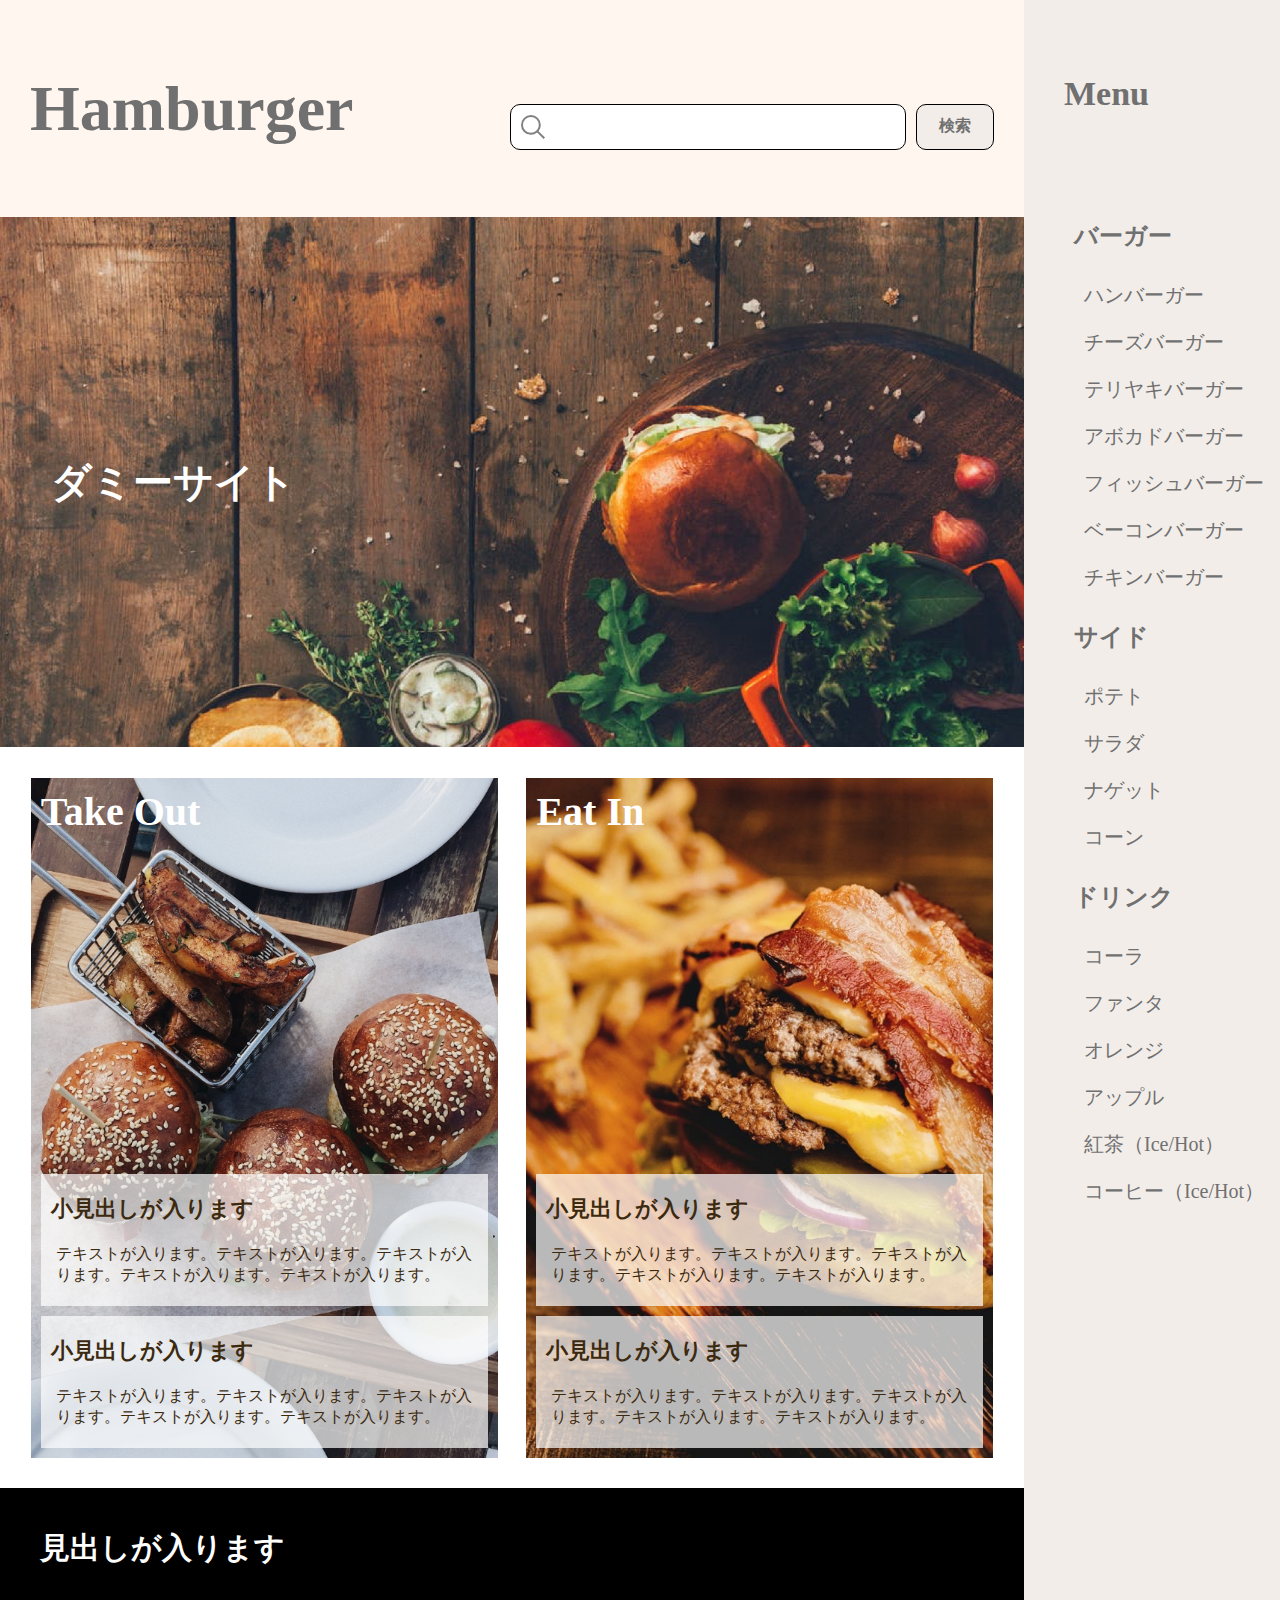
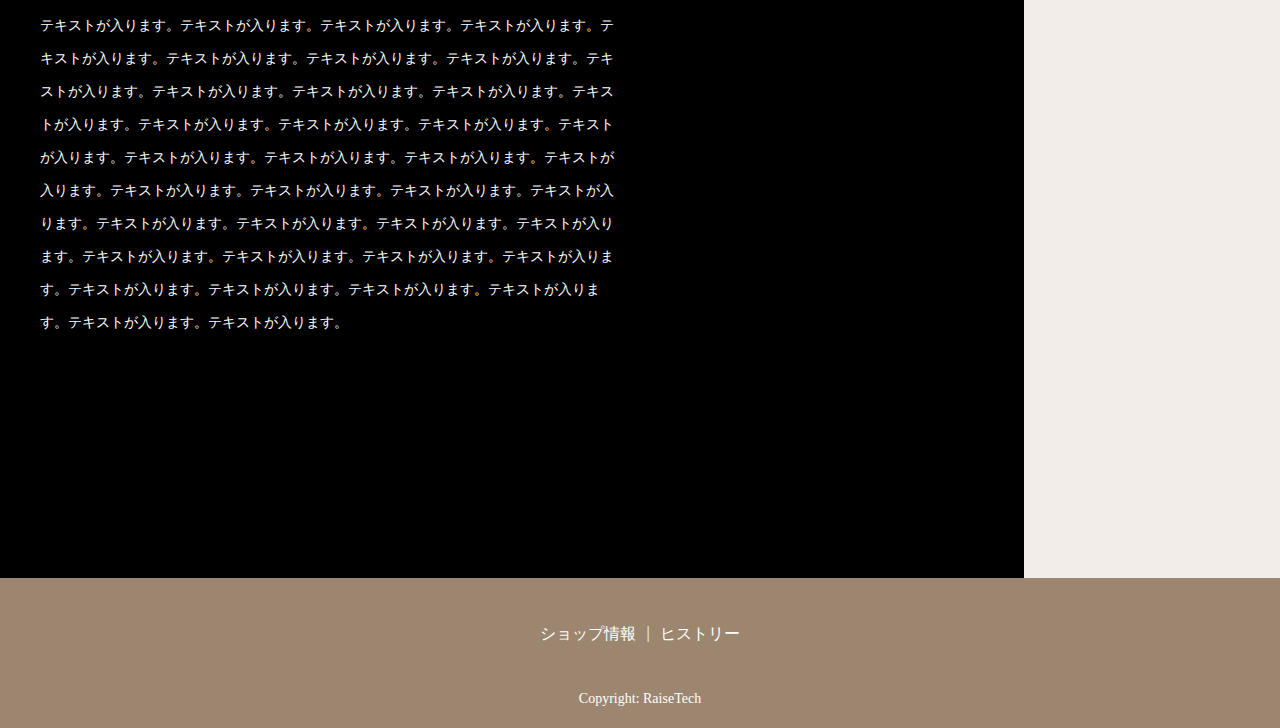
<file: index.html>
<!DOCTYPE html>
<html lang="ja">

<head>
    <meta charset="UTF-8">
    <meta name="viewport" content="width=device-width, initial-scale=1.0">
    <title>Hamburger|ダミーサイト</title>
    <link rel="stylesheet" href="./css/style.css">
    <script src="./js/jquery-3.6.0.min.js"></script>
    <script src="./js/script.js"></script>
</head>

<body>
    <div class="l-contents">
        <div class="l-contents__left">
            <header class="l-header">
                <div class="c-button"><a class="c-button__menu">Menu</a></div>
                <div class="p-header-title">
                    <h1>Hamburger</h1>
                    <div class="p-search">
                        <div class="p-search__box">
                            <input class="p-search__txt" type="text" name="search">
                        </div>
                        <input class="p-search__button" type="submit" value="検索">
                    </div>
                </div>
            </header>
        
            <main class="l-main">
                <div class="p-main-visual p-main-visual--front-page">
                    <h1>ダミーサイト</h1>
                </div>
                <article class="p-article">
                    <div class="p-branch-menu">
                        <ul>
                            <li class="p-branch-menu__take-out">
                                <h2>Take Out</h2>
                                <div class="p-branch-menu__txt">
                                    <dl class="p-branch-menu__txt-box">
                                        <dt><h3>小見出しが入ります</h3></dt>
                                        <dd>テキストが入ります。テキストが入ります。テキストが入ります。テキストが入ります。テキストが入ります。</dd>
                                    </dl>
                                    <dl class="p-branch-menu__txt-box">
                                        <dt><h3>小見出しが入ります</h3></dt>
                                        <dd>テキストが入ります。テキストが入ります。テキストが入ります。テキストが入ります。テキストが入ります。</dd>
                                    </dl>
                                </div>
                            </li>
                            <li class="p-branch-menu__eat-in">
                                <h2>Eat In</h2>
                                <div class="p-branch-menu__txt">
                                    <dl class="p-branch-menu__txt-box">
                                        <dt><h3>小見出しが入ります</h3></dt>
                                        <dd>テキストが入ります。テキストが入ります。テキストが入ります。テキストが入ります。テキストが入ります。</dd>
                                    </dl>
                                    <dl class="p-branch-menu__txt-box">
                                        <dt><h3>小見出しが入ります</h3></dt>
                                        <dd>テキストが入ります。テキストが入ります。テキストが入ります。テキストが入ります。テキストが入ります。</dd>
                                    </dl>
                                </div>
                            </li>
                        </ul>
                    </div>
        
                    <section class="p-map">
                        <div class="p-map__back">
                            <div class="p-map__map">
                                <iframe src="https://www.google.com/maps/embed?pb=!1m18!1m12!1m3!1d3241.8085325534116!2d139.7438779655504!3d35.6570886889025!2m3!1f0!2f0!3f0!3m2!1i1024!2i768!4f13.1!3m3!1m2!1s0x60188bbd9009ec09%3A0x481a93f0d2a409dd!2z5p2x5Lqs44K_44Ov44O8!5e0!3m2!1sja!2sjp!4v1620598205785!5m2!1sja!2sjp" style="border:0;" allowfullscreen="" loading="lazy"></iframe>
                            </div>
                            <div class="p-map__txt">
                                <h3>見出しが入ります</h3>
                                <p>テキストが入ります。テキストが入ります。テキストが入ります。テキストが入ります。テキストが入ります。テキストが入ります。テキストが入ります。テキストが入ります。テキストが入ります。テキストが入ります。テキストが入ります。テキストが入ります。テキストが入ります。テキストが入ります。テキストが入ります。テキストが入ります。テキストが入ります。テキストが入ります。テキストが入ります。テキストが入ります。テキストが入ります。テキストが入ります。テキストが入ります。テキストが入ります。テキストが入ります。テキストが入ります。テキストが入ります。テキストが入ります。テキストが入ります。テキストが入ります。テキストが入ります。テキストが入ります。テキストが入ります。テキストが入ります。テキストが入ります。テキストが入ります。テキストが入ります。テキストが入ります。テキストが入ります。</p>
                            </div>
                        </div>
                    </section>     
                </article>
            </main>
        </div>

        <div class="l-contents__right">
            <article class="l-contents__sidebar p-sidebar">
                <div class="c-button__menu-close">
                    <span class="c-button__menu-close__1"></span>
                    <span class="c-button__menu-close__2"></span>
                </div>
                <ul class="p-sidebar__menu--main">
                    <li><a href="#">バーガー</a>
                        <ul class="p-sidebar__menu--sub">
                            <li><a href="#">ハンバーガー</a></li>
                            <li><a href="#">チーズバーガー</a></li>
                            <li><a href="#">テリヤキバーガー</a></li>
                            <li><a href="#">アボカドバーガー</a></li>
                            <li><a href="#">フィッシュバーガー</a></li>
                            <li><a href="#">ベーコンバーガー</a></li>
                            <li><a href="#">チキンバーガー</a></li>
                        </ul>
                    </li>

                    <li><a href="#">サイド</a>
                        <ul class="p-sidebar__menu--sub">
                            <li><a href="#">ポテト</a></li>
                            <li><a href="#">サラダ</a></li>
                            <li><a href="#">ナゲット</a></li>
                            <li><a href="#">コーン</a></li>
                        </ul>
                    </li> 

                    <li><a href="#">ドリンク</a>
                        <ul class="p-sidebar__menu--sub">
                            <li><a href="#">コーラ</a></li>
                            <li><a href="#">ファンタ</a></li>
                            <li><a href="#">オレンジ</a></li>
                            <li><a href="#">アップル</a></li>
                            <li><a href="#">紅茶（Ice/Hot）</a></li>
                            <li><a href="#">コーヒー（Ice/Hot）</a></li>
                        </ul>
                    </li>
                </ul>
            </article>
        </div>
    </div>

    <footer class="l-footer p-footer">
        <div class="p-footer__menu">
            <ul>
                <li><a>ショップ情報</a></li>
                <p>|</p>
                <li><a>ヒストリー</a></li>
            </ul>
        </div>
        <div class="p-footer__copy">
            <p>Copyright: RaiseTech</p>
        </div>
    </footer>
</body>
</html>
</file>
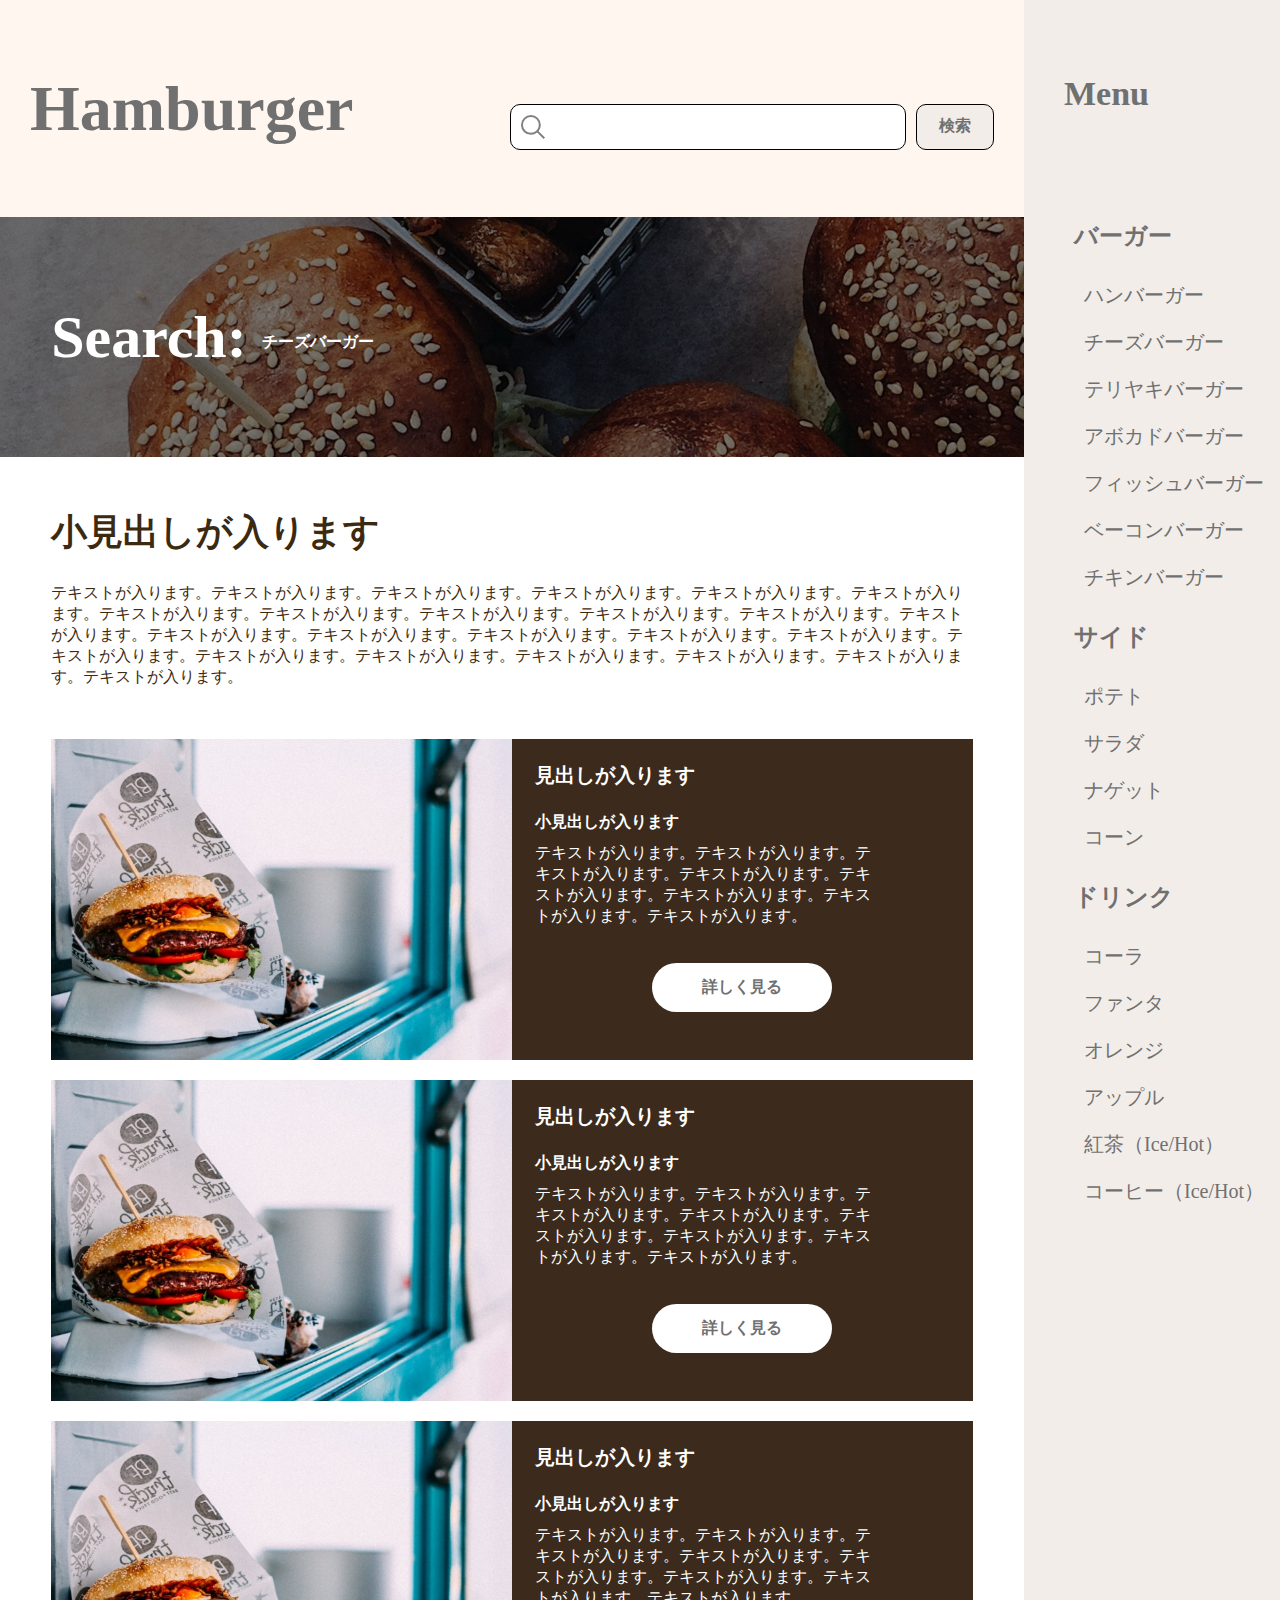
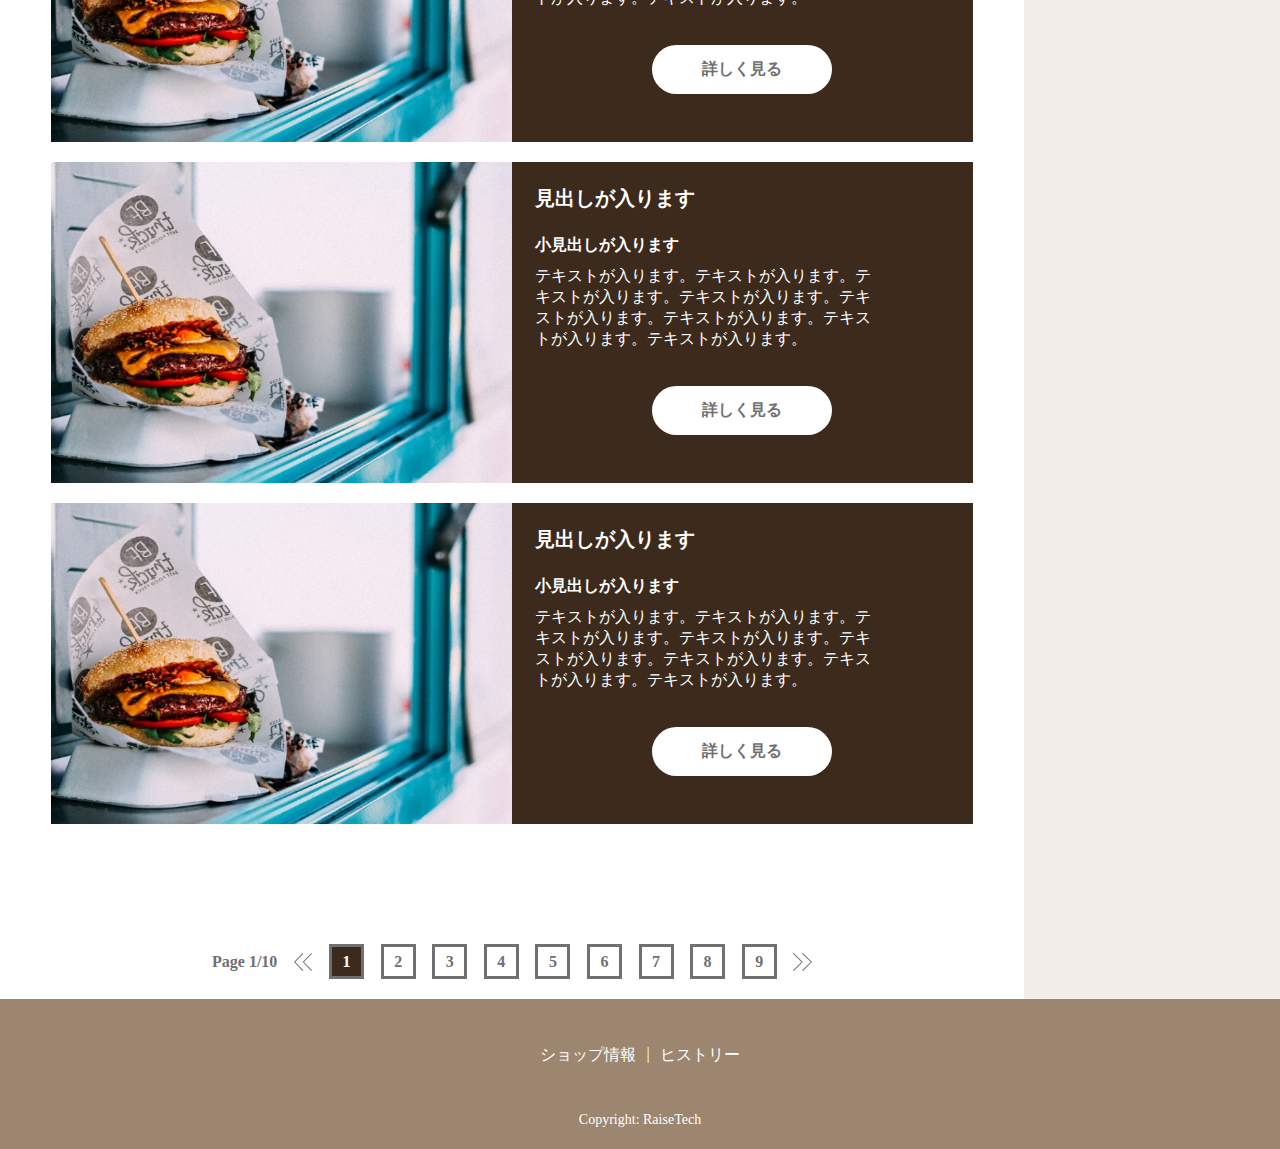
<file: archive-search.html>
<!DOCTYPE html>
<html lang="ja">

<head>
    <meta charset="UTF-8">
    <meta name="viewport" content="width=device-width, initial-scale=1.0">
    <title>Hamburger|ダミーサイト</title>
    <link rel="stylesheet" href="./css/style.css">
    <script src="./js/jquery-3.6.0.min.js"></script>
    <script src="./js/script.js"></script>
</head>

<body>
    <div class="l-contents">
        <div class="l-contents__left">
            <header class="l-header">
                <div class="c-button"><a class="c-button__menu">Menu</a></div>
                <div class="p-header-title">
                    <h1>Hamburger</h1>
                    <div class="p-search">
                        <div class="p-search__box">
                            <input class="p-search__txt" type="text" name="search">
                        </div>
                        <input class="p-search__button" type="submit" value="検索">
                    </div>
                </div>
            </header>
        
            <main class="l-main">
                <div class="p-main-visual p-main-visual--archive">
                    <div class="p-main-visual--archive--black-back">
                        <h1>Search:</h1>
                        <p>チーズバーガー</p>
                    </div>
                </div>
                <article class="p-article">
                    <section class="p-main-description">
                        <h2>小見出しが入ります</h2>
                        <p>テキストが入ります。テキストが入ります。テキストが入ります。テキストが入ります。テキストが入ります。テキストが入ります。テキストが入ります。テキストが入ります。テキストが入ります。テキストが入ります。テキストが入ります。テキストが入ります。テキストが入ります。テキストが入ります。テキストが入ります。テキストが入ります。テキストが入ります。テキストが入ります。テキストが入ります。テキストが入ります。テキストが入ります。テキストが入ります。テキストが入ります。テキストが入ります。</p>
                    </section>
                    <div class="p-menu-list">
                        <section class="c-menu-card">
                            <img src="./img/menu-card.jpg">
                            <div class="c-menu-card__description">
                                <h3>見出しが入ります</h3>
                                <h4>小見出しが入ります</h4>
                                <p class="c-menu-card__txt">テキストが入ります。テキストが入ります。テキストが入ります。テキストが入ります。テキストが入ります。テキストが入ります。テキストが入ります。テキストが入ります。</p>
                                <p class="c-menu-card__detail-btn">
                                    <a>詳しく見る</a>
                                </p>    
                            </div>
                        </section>

                        <section class="c-menu-card">
                            <img src="./img/menu-card.jpg">
                            <div class="c-menu-card__description">
                                <h3>見出しが入ります</h3>
                                <h4>小見出しが入ります</h4>
                                <p class="c-menu-card__txt">テキストが入ります。テキストが入ります。テキストが入ります。テキストが入ります。テキストが入ります。テキストが入ります。テキストが入ります。テキストが入ります。</p>
                                <p class="c-menu-card__detail-btn">
                                    <a>詳しく見る</a>
                                </p>    
                            </div>
                        </section>

                        <section class="c-menu-card">
                            <img src="./img/menu-card.jpg">
                            <div class="c-menu-card__description">
                                <h3>見出しが入ります</h3>
                                <h4>小見出しが入ります</h4>
                                <p class="c-menu-card__txt">テキストが入ります。テキストが入ります。テキストが入ります。テキストが入ります。テキストが入ります。テキストが入ります。テキストが入ります。テキストが入ります。</p>
                                <p class="c-menu-card__detail-btn">
                                    <a>詳しく見る</a>
                                </p>
                            </div>
                        </section>

                        <section class="c-menu-card">
                            <img src="./img/menu-card.jpg">
                            <div class="c-menu-card__description">
                                <h3>見出しが入ります</h3>
                                <h4>小見出しが入ります</h4>
                                <p class="c-menu-card__txt">テキストが入ります。テキストが入ります。テキストが入ります。テキストが入ります。テキストが入ります。テキストが入ります。テキストが入ります。テキストが入ります。</p>
                                <p class="c-menu-card__detail-btn">
                                    <a>詳しく見る</a>
                                </p>
                            </div>
                        </section>

                        <section class="c-menu-card">
                            <img src="./img/menu-card.jpg">
                            <div class="c-menu-card__description">
                                <h3>見出しが入ります</h3>
                                <h4>小見出しが入ります</h4>
                                <p class="c-menu-card__txt">テキストが入ります。テキストが入ります。テキストが入ります。テキストが入ります。テキストが入ります。テキストが入ります。テキストが入ります。テキストが入ります。</p>
                                <p class="c-menu-card__detail-btn">
                                    <a>詳しく見る</a>
                                </p>
                            </div>
                        </section>
                    </div> 
                </article>

                <div class="p-pagination">
                    <ul>
                        <li class="p-pagination__nav">Page 1/10</li>
                        <li class="p-pagination__arrow"><a><img src="./img/pre.svg" alt="前へ"><span>&nbsp;前へ</span></a></li>
                        <li class="p-pagination__num current-page"><a>1</a></li>
                        <li class="p-pagination__num"><a>2</a></li>
                        <li class="p-pagination__num"><a>3</a></li>
                        <li class="p-pagination__num"><a>4</a></li>
                        <li class="p-pagination__num"><a>5</a></li>
                        <li class="p-pagination__num"><a>6</a></li>
                        <li class="p-pagination__num"><a>7</a></li>
                        <li class="p-pagination__num"><a>8</a></li>
                        <li class="p-pagination__num"><a>9</a></li>
                        <li class="p-pagination__arrow"><a><span>次へ&nbsp;</span><img src="./img/post.svg" alt="次へ"></a></li>
                    </ul>
                </div>
                
            </main>
        </div>

        <div class="l-contents__right">
            <article class="l-contents__sidebar p-sidebar">
                <div class="c-button__menu-close">
                    <span class="c-button__menu-close__1"></span>
                    <span class="c-button__menu-close__2"></span>
                </div>
                <ul class="p-sidebar__menu--main">
                    <li><a href="#">バーガー</a>
                        <ul class="p-sidebar__menu--sub">
                            <li><a href="#">ハンバーガー</a></li>
                            <li><a href="#">チーズバーガー</a></li>
                            <li><a href="#">テリヤキバーガー</a></li>
                            <li><a href="#">アボカドバーガー</a></li>
                            <li><a href="#">フィッシュバーガー</a></li>
                            <li><a href="#">ベーコンバーガー</a></li>
                            <li><a href="#">チキンバーガー</a></li>
                        </ul>
                    </li>

                    <li><a href="#">サイド</a>
                        <ul class="p-sidebar__menu--sub">
                            <li><a href="#">ポテト</a></li>
                            <li><a href="#">サラダ</a></li>
                            <li><a href="#">ナゲット</a></li>
                            <li><a href="#">コーン</a></li>
                        </ul>
                    </li> 

                    <li><a href="#">ドリンク</a>
                        <ul class="p-sidebar__menu--sub">
                            <li><a href="#">コーラ</a></li>
                            <li><a href="#">ファンタ</a></li>
                            <li><a href="#">オレンジ</a></li>
                            <li><a href="#">アップル</a></li>
                            <li><a href="#">紅茶（Ice/Hot）</a></li>
                            <li><a href="#">コーヒー（Ice/Hot）</a></li>
                        </ul>
                    </li>
                </ul>
            </article>
        </div>
    </div>

    <footer class="l-footer p-footer">
        <div class="p-footer__menu">
            <ul>
                <li><a>ショップ情報</a></li>
                <p>|</p>
                <li><a>ヒストリー</a></li>
            </ul>
        </div>
        <div class="p-footer__copy">
            <p>Copyright: RaiseTech</p>
        </div>
    </footer>
</body>
</html>
</file>
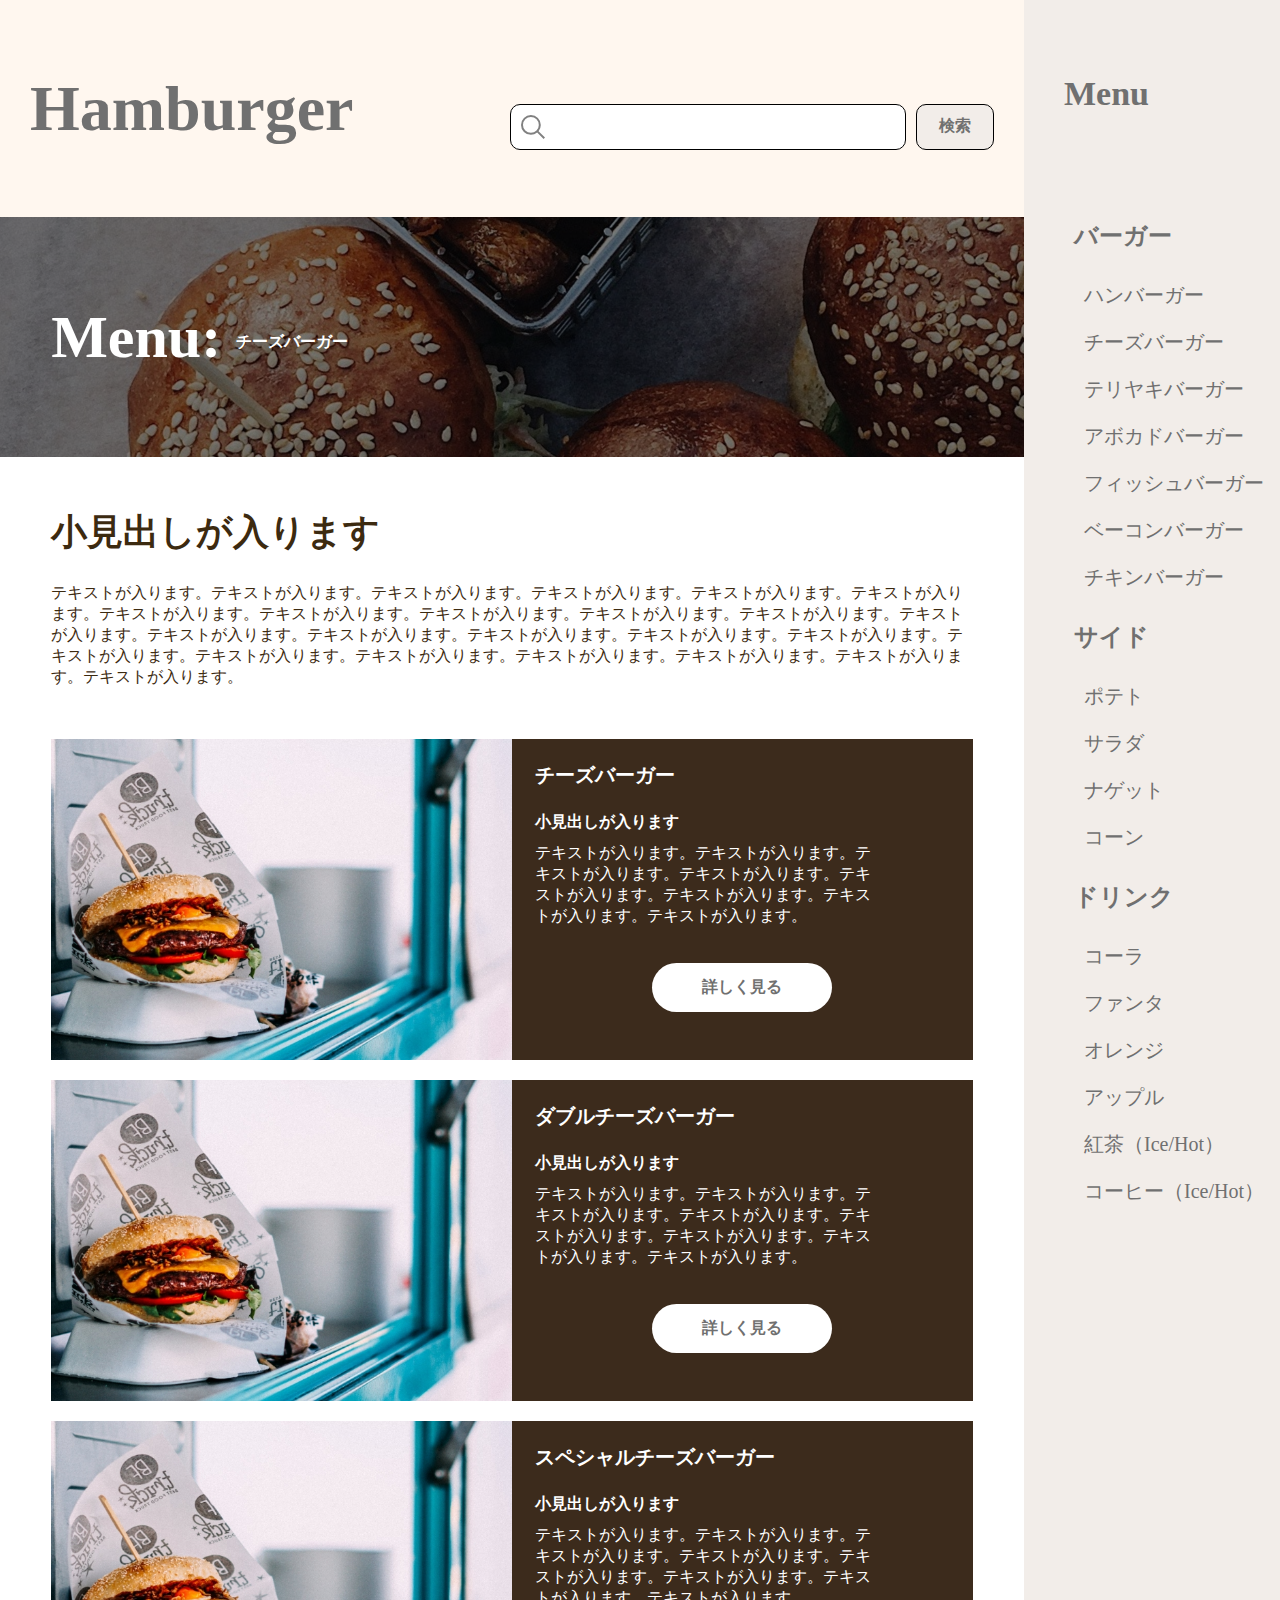
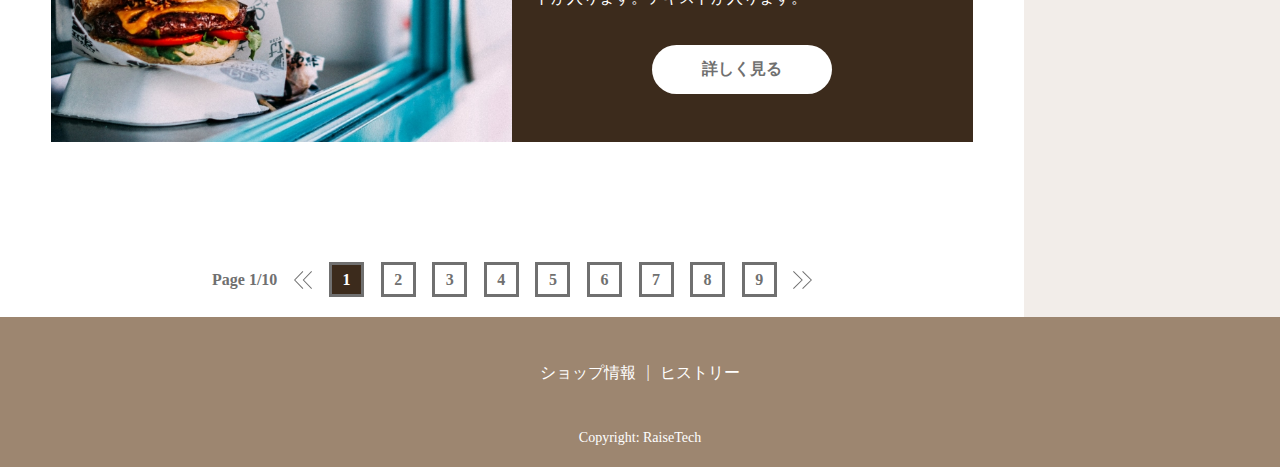
<file: archive.html>
<!DOCTYPE html>
<html lang="ja">

<head>
    <meta charset="UTF-8">
    <meta name="viewport" content="width=device-width, initial-scale=1.0">
    <title>Hamburger|ダミーサイト</title>
    <link rel="stylesheet" href="./css/style.css">
    <script src="./js/jquery-3.6.0.min.js"></script>
    <script src="./js/script.js"></script>
</head>

<body>
    <div class="l-contents">
        <div class="l-contents__left">
            <header class="l-header">
                <div class="c-button"><a class="c-button__menu">Menu</a></div>
                <div class="p-header-title">
                    <h1>Hamburger</h1>
                    <div class="p-search">
                        <div class="p-search__box">
                            <input class="p-search__txt" type="text" name="search">
                        </div>
                        <input class="p-search__button" type="submit" value="検索">
                    </div>
                </div>
            </header>
        
            <main class="l-main">
                <div class="p-main-visual p-main-visual--archive">
                    <div class="p-main-visual--archive--black-back">
                        <h1>Menu:</h1>
                        <p>チーズバーガー</p>
                    </div>
                </div>
                <article class="p-article">
                    <section class="p-main-description">
                        <h2>小見出しが入ります</h2>
                        <p>テキストが入ります。テキストが入ります。テキストが入ります。テキストが入ります。テキストが入ります。テキストが入ります。テキストが入ります。テキストが入ります。テキストが入ります。テキストが入ります。テキストが入ります。テキストが入ります。テキストが入ります。テキストが入ります。テキストが入ります。テキストが入ります。テキストが入ります。テキストが入ります。テキストが入ります。テキストが入ります。テキストが入ります。テキストが入ります。テキストが入ります。テキストが入ります。</p>
                    </section>
                    <div class="p-menu-list">
                        <section class="c-menu-card">
                            <img src="./img/menu-card.jpg" alt="チーズバーガー">
                            <div class="c-menu-card__description">
                                <h3>チーズバーガー</h3>
                                <h4>小見出しが入ります</h4>
                                <p class="c-menu-card__txt">テキストが入ります。テキストが入ります。テキストが入ります。テキストが入ります。テキストが入ります。テキストが入ります。テキストが入ります。テキストが入ります。</p>
                                <p class="c-menu-card__detail-btn">
                                    <a>詳しく見る</a>
                                </p>    
                            </div>
                        </section>

                        <section class="c-menu-card">
                            <img src="./img/menu-card.jpg" alt="ダブルチーズバーガー">
                            <div class="c-menu-card__description">
                                <h3>ダブルチーズバーガー</h3>
                                <h4>小見出しが入ります</h4>
                                <p class="c-menu-card__txt">テキストが入ります。テキストが入ります。テキストが入ります。テキストが入ります。テキストが入ります。テキストが入ります。テキストが入ります。テキストが入ります。</p>
                                <p class="c-menu-card__detail-btn">
                                    <a>詳しく見る</a>
                                </p>    
                            </div>
                        </section>

                        <section class="c-menu-card">
                            <img src="./img/menu-card.jpg" alt="スペシャルチーズバーガー">
                            <div class="c-menu-card__description">
                                <h3>スペシャルチーズバーガー</h3>
                                <h4>小見出しが入ります</h4>
                                <p class="c-menu-card__txt">テキストが入ります。テキストが入ります。テキストが入ります。テキストが入ります。テキストが入ります。テキストが入ります。テキストが入ります。テキストが入ります。</p>
                                <p class="c-menu-card__detail-btn">
                                    <a>詳しく見る</a>
                                </p>
                            </div>
                        </section>
                    </div> 
                </article>
                <div class="p-pagination">
                    <ul>
                        <li class="p-pagination__nav">Page 1/10</li>
                        <li class="p-pagination__arrow"><a><img src="./img/pre.svg" alt="前へ"><span>&nbsp;前へ</span></a></li>
                        <li class="p-pagination__num current-page"><a>1</a></li>
                        <li class="p-pagination__num"><a>2</a></li>
                        <li class="p-pagination__num"><a>3</a></li>
                        <li class="p-pagination__num"><a>4</a></li>
                        <li class="p-pagination__num"><a>5</a></li>
                        <li class="p-pagination__num"><a>6</a></li>
                        <li class="p-pagination__num"><a>7</a></li>
                        <li class="p-pagination__num"><a>8</a></li>
                        <li class="p-pagination__num"><a>9</a></li>
                        <li class="p-pagination__arrow"><a><span>次へ&nbsp;</span><img src="./img/post.svg" alt="次へ"></a></li>
                    </ul>
                </div>
            </main>
        </div>

        <div class="l-contents__right">
            <article class="l-contents__sidebar p-sidebar">
                <div class="c-button__menu-close">
                    <span class="c-button__menu-close__1"></span>
                    <span class="c-button__menu-close__2"></span>
                </div>
                <ul class="p-sidebar__menu--main">
                    <li><a href="#">バーガー</a>
                        <ul class="p-sidebar__menu--sub">
                            <li><a href="#">ハンバーガー</a></li>
                            <li><a href="#">チーズバーガー</a></li>
                            <li><a href="#">テリヤキバーガー</a></li>
                            <li><a href="#">アボカドバーガー</a></li>
                            <li><a href="#">フィッシュバーガー</a></li>
                            <li><a href="#">ベーコンバーガー</a></li>
                            <li><a href="#">チキンバーガー</a></li>
                        </ul>
                    </li>

                    <li><a href="#">サイド</a>
                        <ul class="p-sidebar__menu--sub">
                            <li><a href="#">ポテト</a></li>
                            <li><a href="#">サラダ</a></li>
                            <li><a href="#">ナゲット</a></li>
                            <li><a href="#">コーン</a></li>
                        </ul>
                    </li> 

                    <li><a href="#">ドリンク</a>
                        <ul class="p-sidebar__menu--sub">
                            <li><a href="#">コーラ</a></li>
                            <li><a href="#">ファンタ</a></li>
                            <li><a href="#">オレンジ</a></li>
                            <li><a href="#">アップル</a></li>
                            <li><a href="#">紅茶（Ice/Hot）</a></li>
                            <li><a href="#">コーヒー（Ice/Hot）</a></li>
                        </ul>
                    </li>
                </ul>
            </article>
        </div>
    </div>

    <footer class="l-footer p-footer">
        <div class="p-footer__menu">
            <ul>
                <li><a>ショップ情報</a></li>
                <p>|</p>
                <li><a>ヒストリー</a></li>
            </ul>
        </div>
        <div class="p-footer__copy">
            <p>Copyright: RaiseTech</p>
        </div>
    </footer>
</body>
</html>
</file>
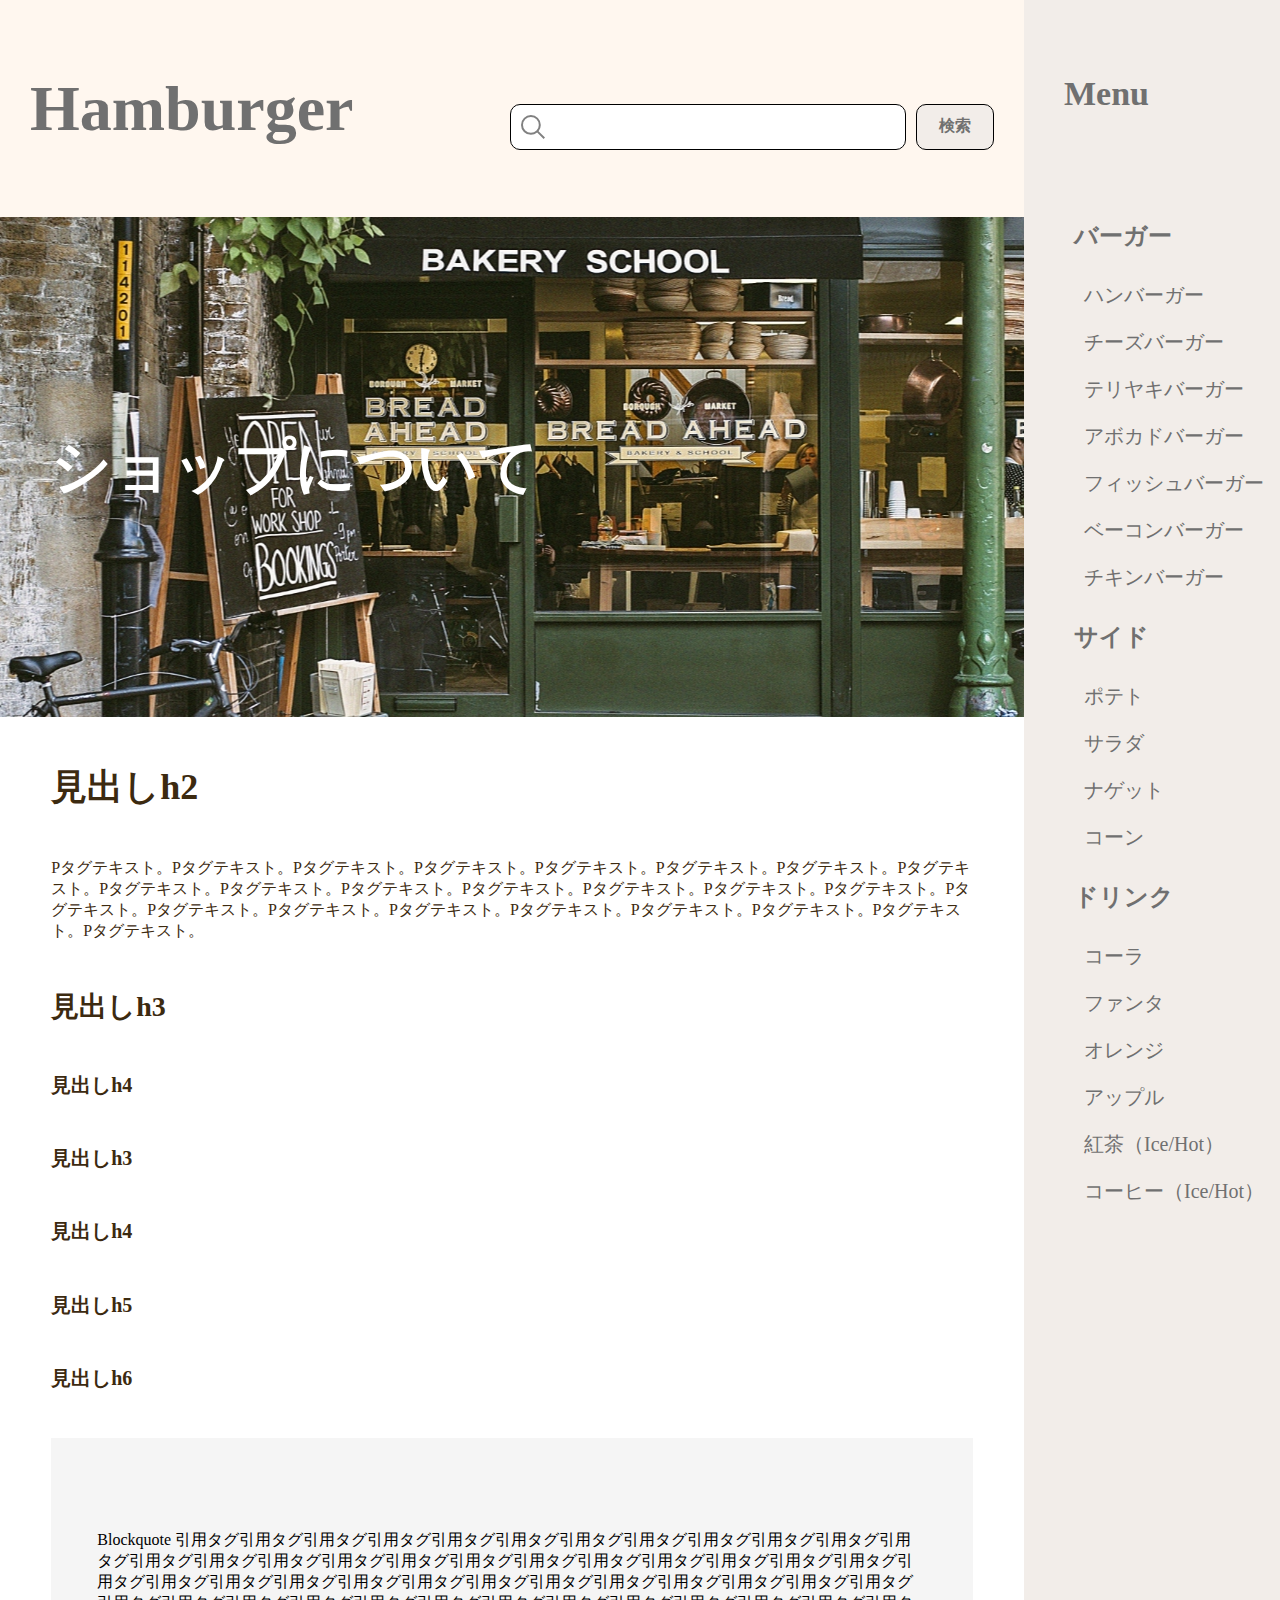
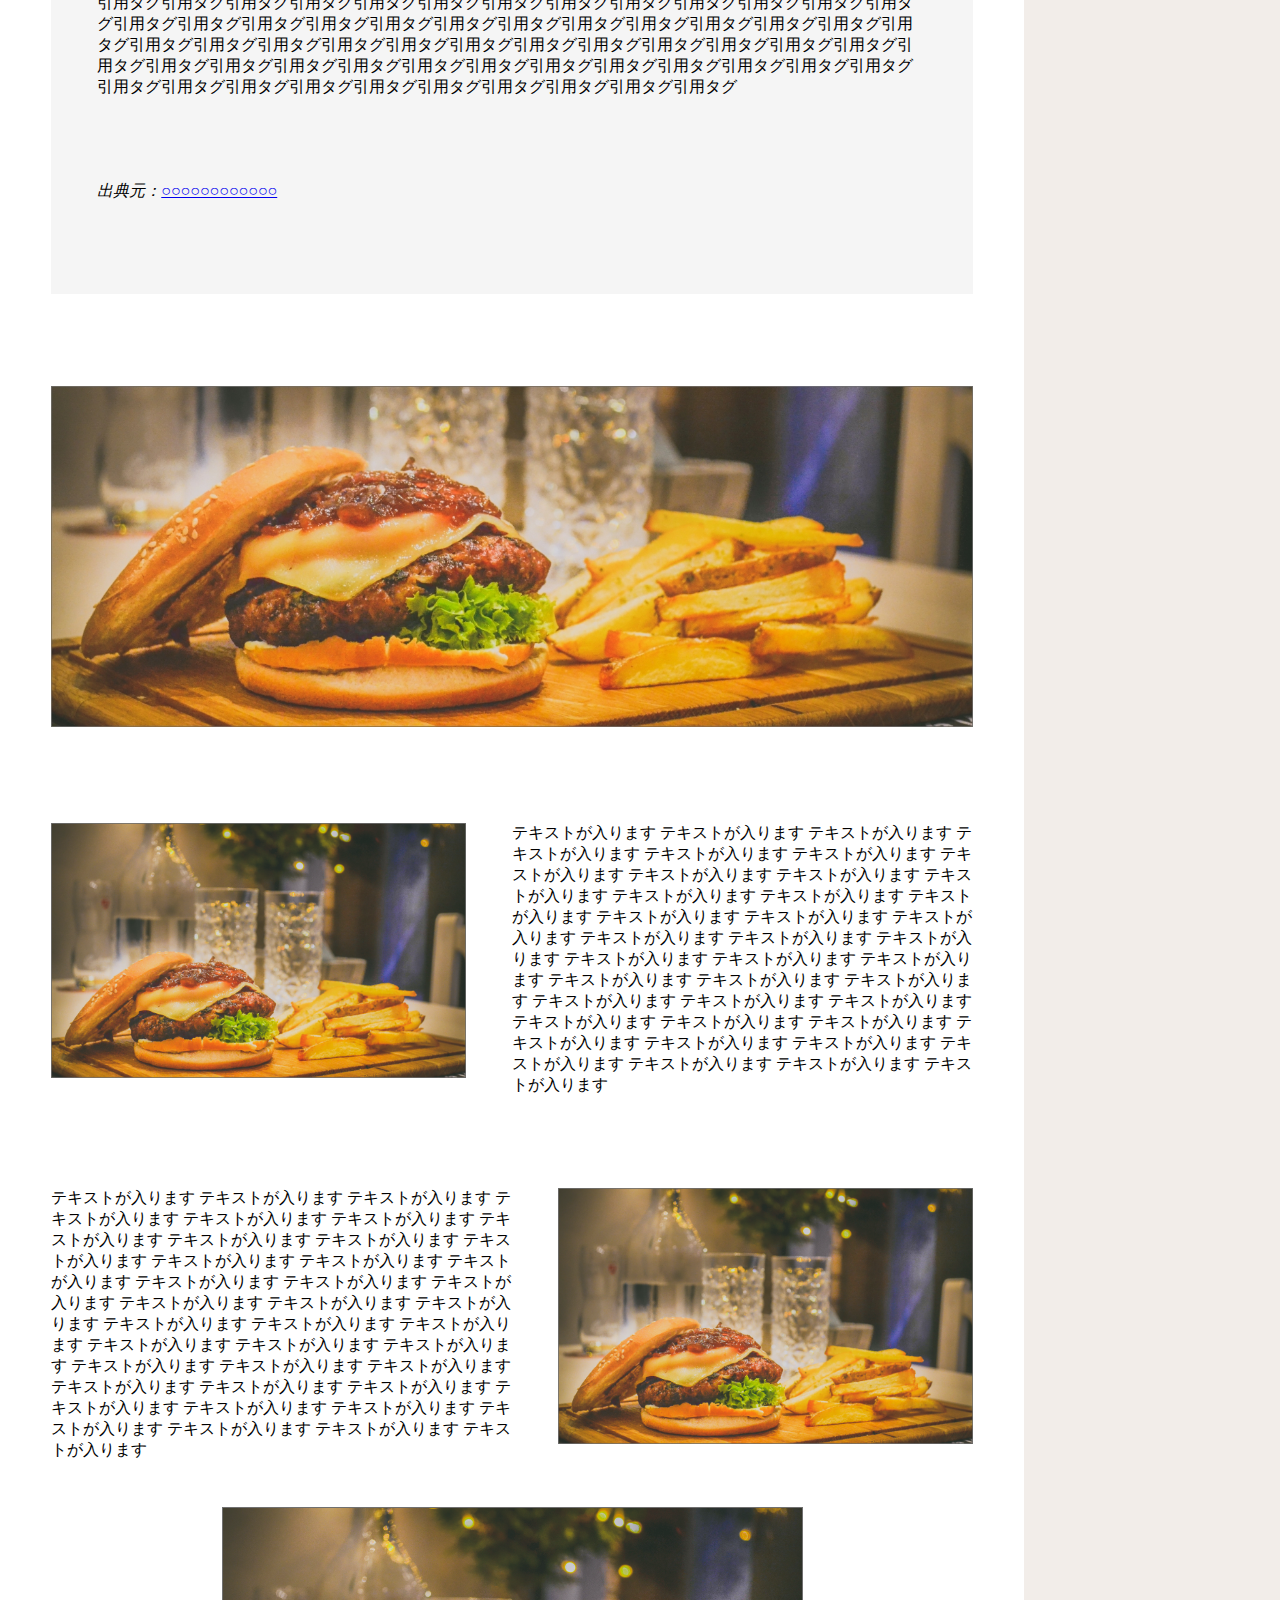
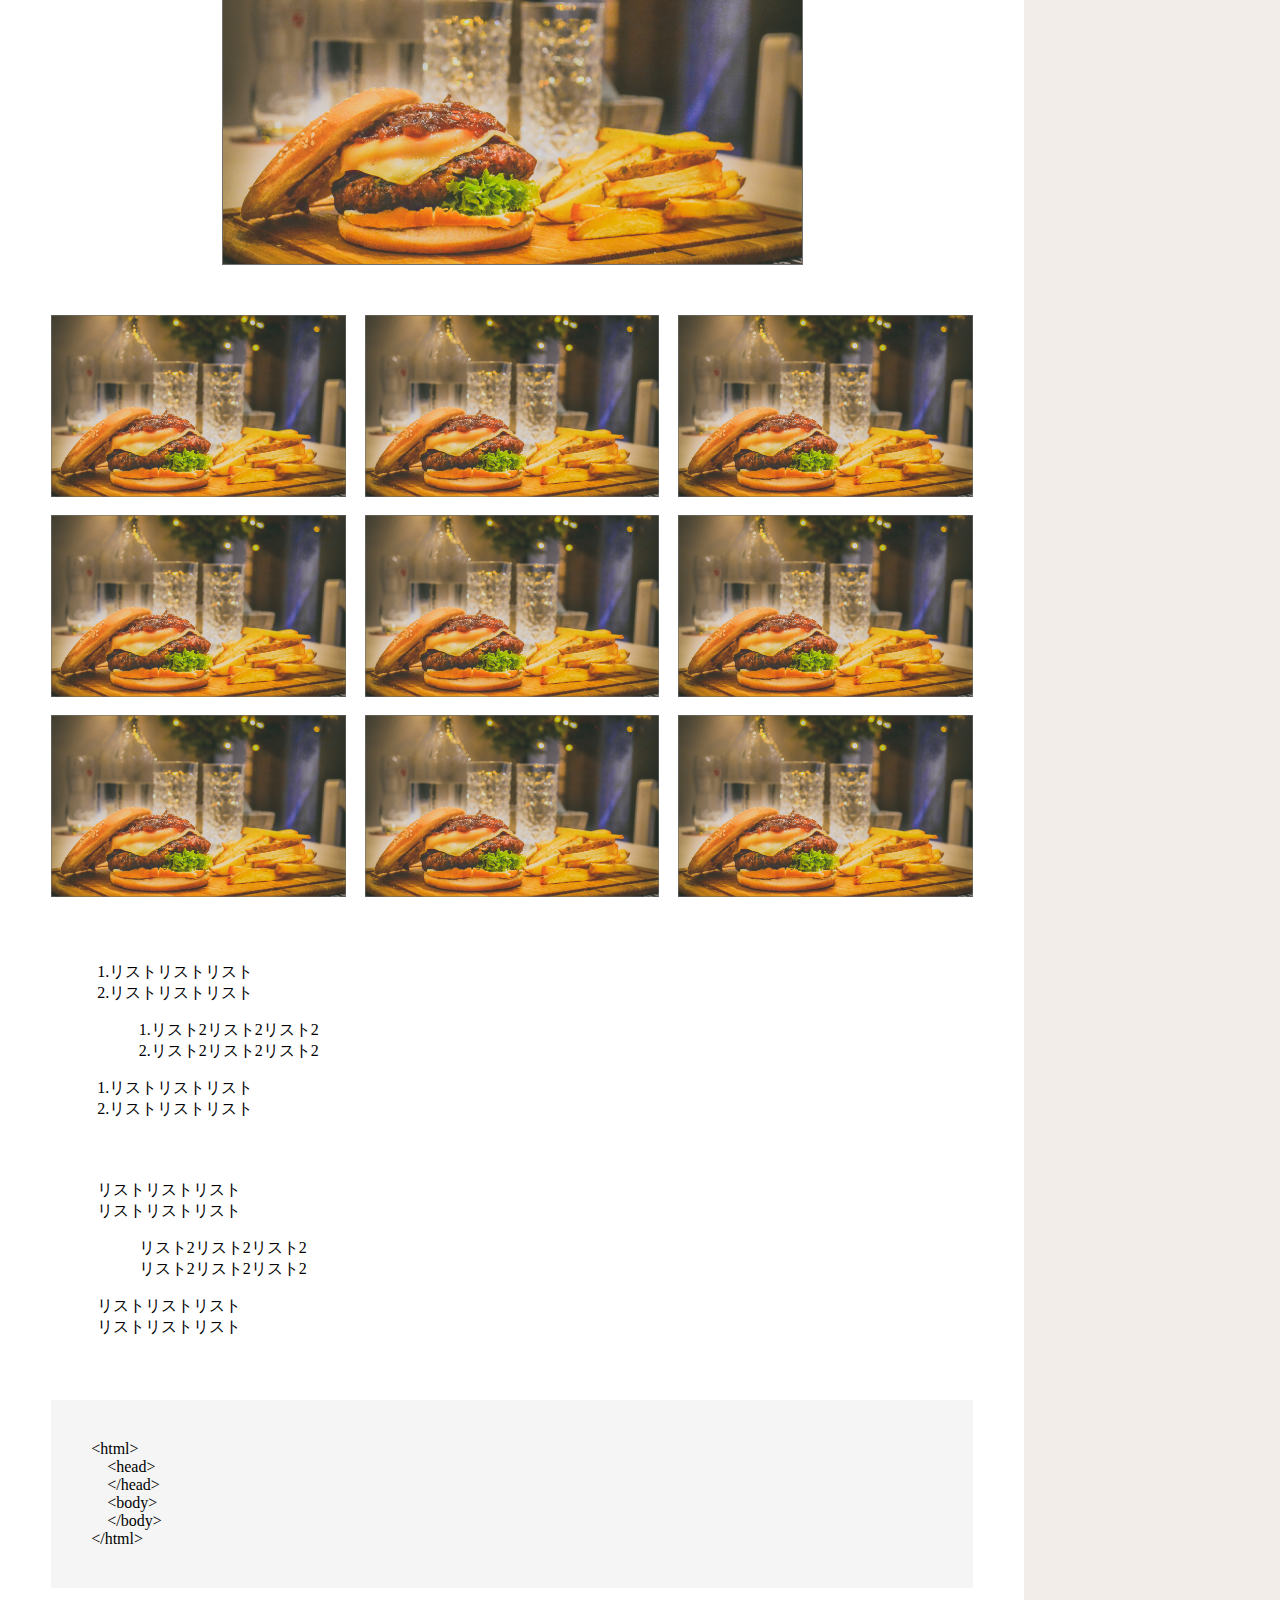
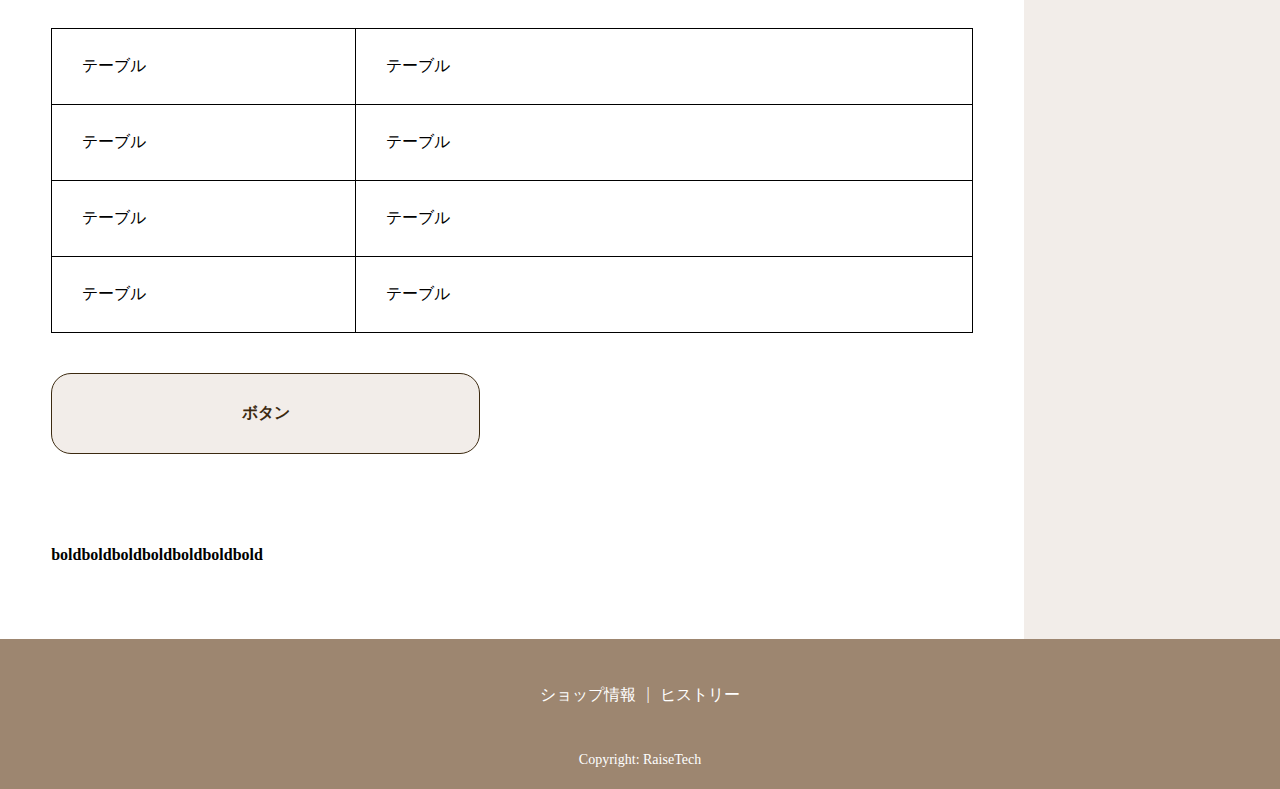
<file: page.html>
<!DOCTYPE html>
<html lang="ja">

<head>
    <meta charset="UTF-8">
    <meta name="viewport" content="width=device-width, initial-scale=1.0">
    <title>Hamburger|ダミーサイト</title>
    <link rel="stylesheet" href="./css/style.css">
    <script src="./js/jquery-3.6.0.min.js"></script>
    <script src="./js/script.js"></script>
</head>

<body>
    <div class="l-contents">
        <div class="l-contents__left">
            <header class="l-header">
                <div class="c-button"><a class="c-button__menu">Menu</a></div>
                <div class="p-header-title">
                    <h1>Hamburger</h1>
                    <div class="p-search">
                        <div class="p-search__box">
                            <input class="p-search__txt" type="text" name="search">
                        </div>
                        <input class="p-search__button" type="submit" value="検索">
                    </div>
                </div>
            </header>
        
            <main class="l-main--single">
                <div class="p-main-visual p-main-visual--page">
                    <h1>ショップについて</h1>
                </div>
                <article class="p-article">
                    <section class="p-main-description">
                        <div class="p-main-description__headline">
                            <h2>見出しh2</h2>
                            <p>Pタグテキスト。Pタグテキスト。Pタグテキスト。Pタグテキスト。Pタグテキスト。Pタグテキスト。Pタグテキスト。Pタグテキスト。Pタグテキスト。Pタグテキスト。Pタグテキスト。Pタグテキスト。Pタグテキスト。Pタグテキスト。Pタグテキスト。Pタグテキスト。Pタグテキスト。Pタグテキスト。Pタグテキスト。Pタグテキスト。Pタグテキスト。Pタグテキスト。Pタグテキスト。Pタグテキスト。</p>
                            <h3>見出しh3</h3>
                            <h4>見出しh4</h4>
                        </div>
                        
                        <div class="p-main-description__subhead">
                            <h3>見出しh3</h3>
                            <h4>見出しh4</h4>
                            <h5>見出しh5</h5>
                            <h6>見出しh6</h6>
                        </div>
                    </section>
                    <blockquote class="c-quote">
                        <p>Blockquote 引用タグ引用タグ引用タグ引用タグ引用タグ引用タグ引用タグ引用タグ引用タグ引用タグ引用タグ引用タグ引用タグ引用タグ引用タグ引用タグ引用タグ引用タグ引用タグ引用タグ引用タグ引用タグ引用タグ引用タグ引用タグ引用タグ引用タグ引用タグ引用タグ引用タグ引用タグ引用タグ引用タグ引用タグ引用タグ引用タグ引用タグ引用タグ引用タグ引用タグ引用タグ引用タグ引用タグ引用タグ引用タグ引用タグ引用タグ引用タグ引用タグ引用タグ引用タグ引用タグ引用タグ引用タグ引用タグ引用タグ引用タグ引用タグ引用タグ引用タグ引用タグ引用タグ引用タグ引用タグ引用タグ引用タグ引用タグ引用タグ引用タグ引用タグ引用タグ引用タグ引用タグ引用タグ引用タグ引用タグ引用タグ引用タグ引用タグ引用タグ引用タグ引用タグ引用タグ引用タグ引用タグ引用タグ引用タグ引用タグ引用タグ引用タグ引用タグ引用タグ引用タグ引用タグ引用タグ引用タグ引用タグ引用タグ</p>
                        <cite>出典元：<a href="#">○○○○○○○○○○○○</a></cite>
                    </blockquote>
                    <section class="p-menu-detail">
                        <img src="./img/cooked-foods_L.jpg" alt="メニュー" class="p-menu-detail__top-visual">
                        <div class="p-menu-detail__description1">
                            <img src="./img/cooked-food_S.png" alt="メニュー">
                            <p> テキストが入ります テキストが入ります テキストが入ります テキストが入ります テキストが入ります テキストが入ります テキストが入ります テキストが入ります テキストが入ります テキストが入ります テキストが入ります テキストが入ります テキストが入ります テキストが入ります テキストが入ります テキストが入ります テキストが入ります テキストが入ります テキストが入ります テキストが入ります テキストが入ります テキストが入ります テキストが入ります テキストが入ります テキストが入ります テキストが入ります テキストが入ります テキストが入ります テキストが入ります テキストが入ります テキストが入ります テキストが入ります テキストが入ります テキストが入ります テキストが入ります テキストが入ります テキストが入ります テキストが入ります</p>
                        </div>
                        <div class="p-menu-detail__description2">
                            <p> テキストが入ります テキストが入ります テキストが入ります テキストが入ります テキストが入ります テキストが入ります テキストが入ります テキストが入ります テキストが入ります テキストが入ります テキストが入ります テキストが入ります テキストが入ります テキストが入ります テキストが入ります テキストが入ります テキストが入ります テキストが入ります テキストが入ります テキストが入ります テキストが入ります テキストが入ります テキストが入ります テキストが入ります テキストが入ります テキストが入ります テキストが入ります テキストが入ります テキストが入ります テキストが入ります テキストが入ります テキストが入ります テキストが入ります テキストが入ります テキストが入ります テキストが入ります テキストが入ります テキストが入ります</p>
                            <img src="./img/cooked-food_S.png" alt="メニュー">
                        </div>
                        <div class="p-menu-detail__mid-visual">
                            <img src="./img/cooked-food_S.png" alt="メニュー">
                        </div>
                        <div class="p-menu-detail__img-list">
                            <img src="./img/cooked-food_S.png" alt="メニュー">
                            <img src="./img/cooked-food_S.png" alt="メニュー">
                            <img src="./img/cooked-food_S.png" alt="メニュー">
                            <img src="./img/cooked-food_S.png" alt="メニュー">
                            <img src="./img/cooked-food_S.png" alt="メニュー">
                            <img src="./img/cooked-food_S.png" alt="メニュー">
                            <img src="./img/cooked-food_S.png" alt="メニュー">
                            <img src="./img/cooked-food_S.png" alt="メニュー">
                            <img src="./img/cooked-food_S.png" alt="メニュー">
                        </div>
                    </section>
                    <section class="p-single-list">
                        <div class="p-single-list__num-list">
                            <ul class="p-single-list__num-list--1">
                                <li>1.リストリストリスト</li>
                                <li>2.リストリストリスト</li>
                            </ul>
                            <ul class="p-single-list__num-list--2">
                                <li>1.リスト2リスト2リスト2</li>
                                <li>2.リスト2リスト2リスト2</li>
                            </ul>
                            <ul class="p-single-list__num-list--1">
                                <li>1.リストリストリスト</li>
                                <li>2.リストリストリスト</li>
                            </ul>
                        </div>
                        <div class="p-single-list__normal-list">
                            <ul class="p-single-list__normal-list--1">
                                <li>リストリストリスト</li>
                                <li>リストリストリスト</li>
                            </ul>
                            <ul class="p-single-list__normal-list--2">
                                <li>リスト2リスト2リスト2</li>
                                <li>リスト2リスト2リスト2</li>
                            </ul>
                            <ul class="p-single-list__normal-list--1">
                                <li>リストリストリスト</li>
                                <li>リストリストリスト</li>
                            </ul>
                        </div>
                    </section>
                    <div class="p-single-html-code">
                        <p>&lt;html><br>
                            &nbsp;&nbsp;&nbsp;&nbsp;&lt;head><br>
                            &nbsp;&nbsp;&nbsp;&nbsp;&lt;/head><br>
                            &nbsp;&nbsp;&nbsp;&nbsp;&lt;body><br>
                            &nbsp;&nbsp;&nbsp;&nbsp;&lt;/body><br>
                            &lt;/html>
                        </p>
                    </div>
                    <div class="p-single-page-contents">
                        <table class="c-table">
                            <tr>
                                <td class="c-table__left">テーブル</td>
                                <td class="c-table__right">テーブル</td>
                            </tr>
                            <tr>
                                <td class="c-table__left">テーブル</td>
                                <td class="c-table__right">テーブル</td>
                            </tr>
                            <tr>
                                <td class="c-table__left">テーブル</td>
                                <td class="c-table__right">テーブル</td>
                            </tr>
                            <tr>
                                <td class="c-table__left">テーブル</td>
                                <td class="c-table__right">テーブル</td>
                            </tr>
                        </table>
                        <button class="c-single-button" type="button">ボタン</button>
                        <p class="p-single-page-contents__txt">boldboldboldboldboldboldbold</p>
                    </div>
                </article>
            </main>
        </div>

        <div class="l-contents__right">
            <article class="l-contents__sidebar p-sidebar">
                <div class="c-button__menu-close">
                    <span class="c-button__menu-close__1"></span>
                    <span class="c-button__menu-close__2"></span>
                </div>
                <ul class="p-sidebar__menu--main">
                    <li><a href="#">バーガー</a>
                        <ul class="p-sidebar__menu--sub">
                            <li><a href="#">ハンバーガー</a></li>
                            <li><a href="#">チーズバーガー</a></li>
                            <li><a href="#">テリヤキバーガー</a></li>
                            <li><a href="#">アボカドバーガー</a></li>
                            <li><a href="#">フィッシュバーガー</a></li>
                            <li><a href="#">ベーコンバーガー</a></li>
                            <li><a href="#">チキンバーガー</a></li>
                        </ul>
                    </li>

                    <li><a href="#">サイド</a>
                        <ul class="p-sidebar__menu--sub">
                            <li><a href="#">ポテト</a></li>
                            <li><a href="#">サラダ</a></li>
                            <li><a href="#">ナゲット</a></li>
                            <li><a href="#">コーン</a></li>
                        </ul>
                    </li> 

                    <li><a href="#">ドリンク</a>
                        <ul class="p-sidebar__menu--sub">
                            <li><a href="#">コーラ</a></li>
                            <li><a href="#">ファンタ</a></li>
                            <li><a href="#">オレンジ</a></li>
                            <li><a href="#">アップル</a></li>
                            <li><a href="#">紅茶（Ice/Hot）</a></li>
                            <li><a href="#">コーヒー（Ice/Hot）</a></li>
                        </ul>
                    </li>
                </ul>
            </article>
        </div>
    </div>

    <footer class="l-footer p-footer">
        <div class="p-footer__menu">
            <ul>
                <li><a>ショップ情報</a></li>
                <p>|</p>
                <li><a>ヒストリー</a></li>
            </ul>
        </div>
        <div class="p-footer__copy">
            <p>Copyright: RaiseTech</p>
        </div>
    </footer>
</body>
</html>
</file>
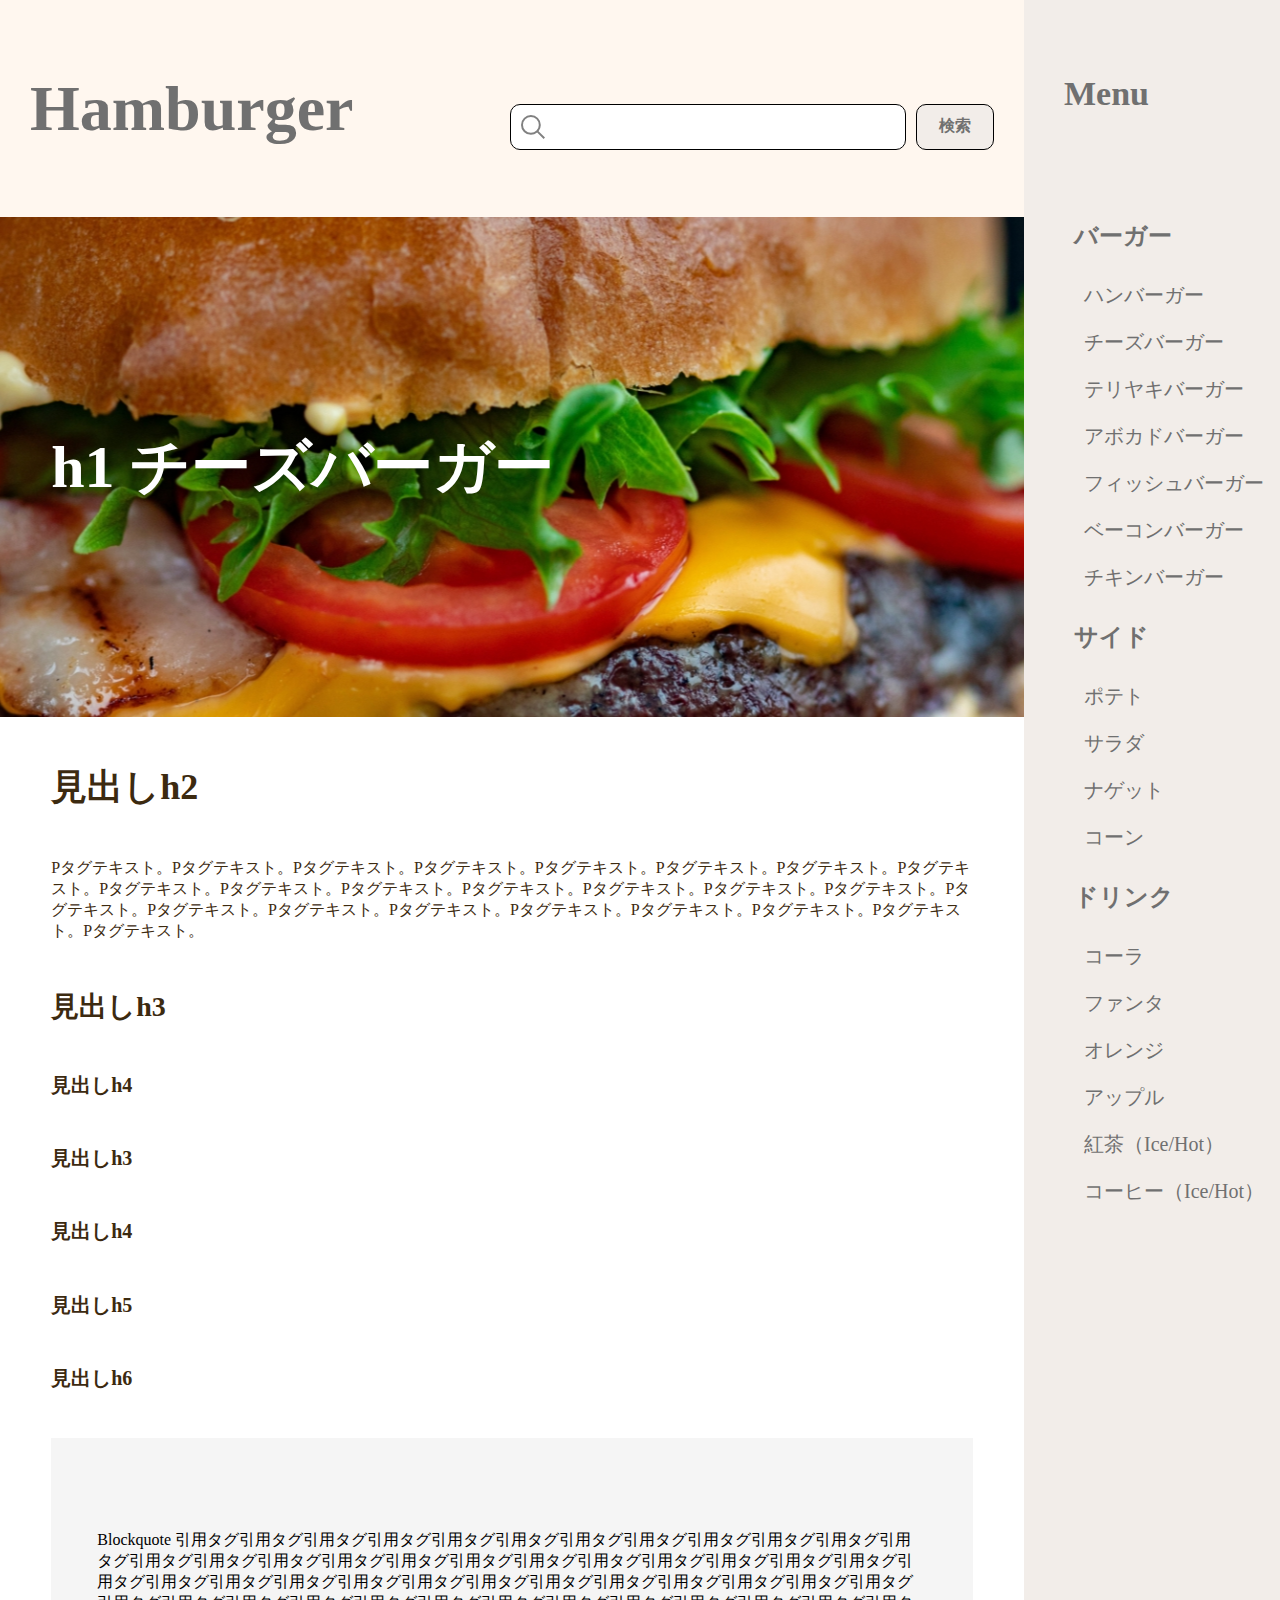
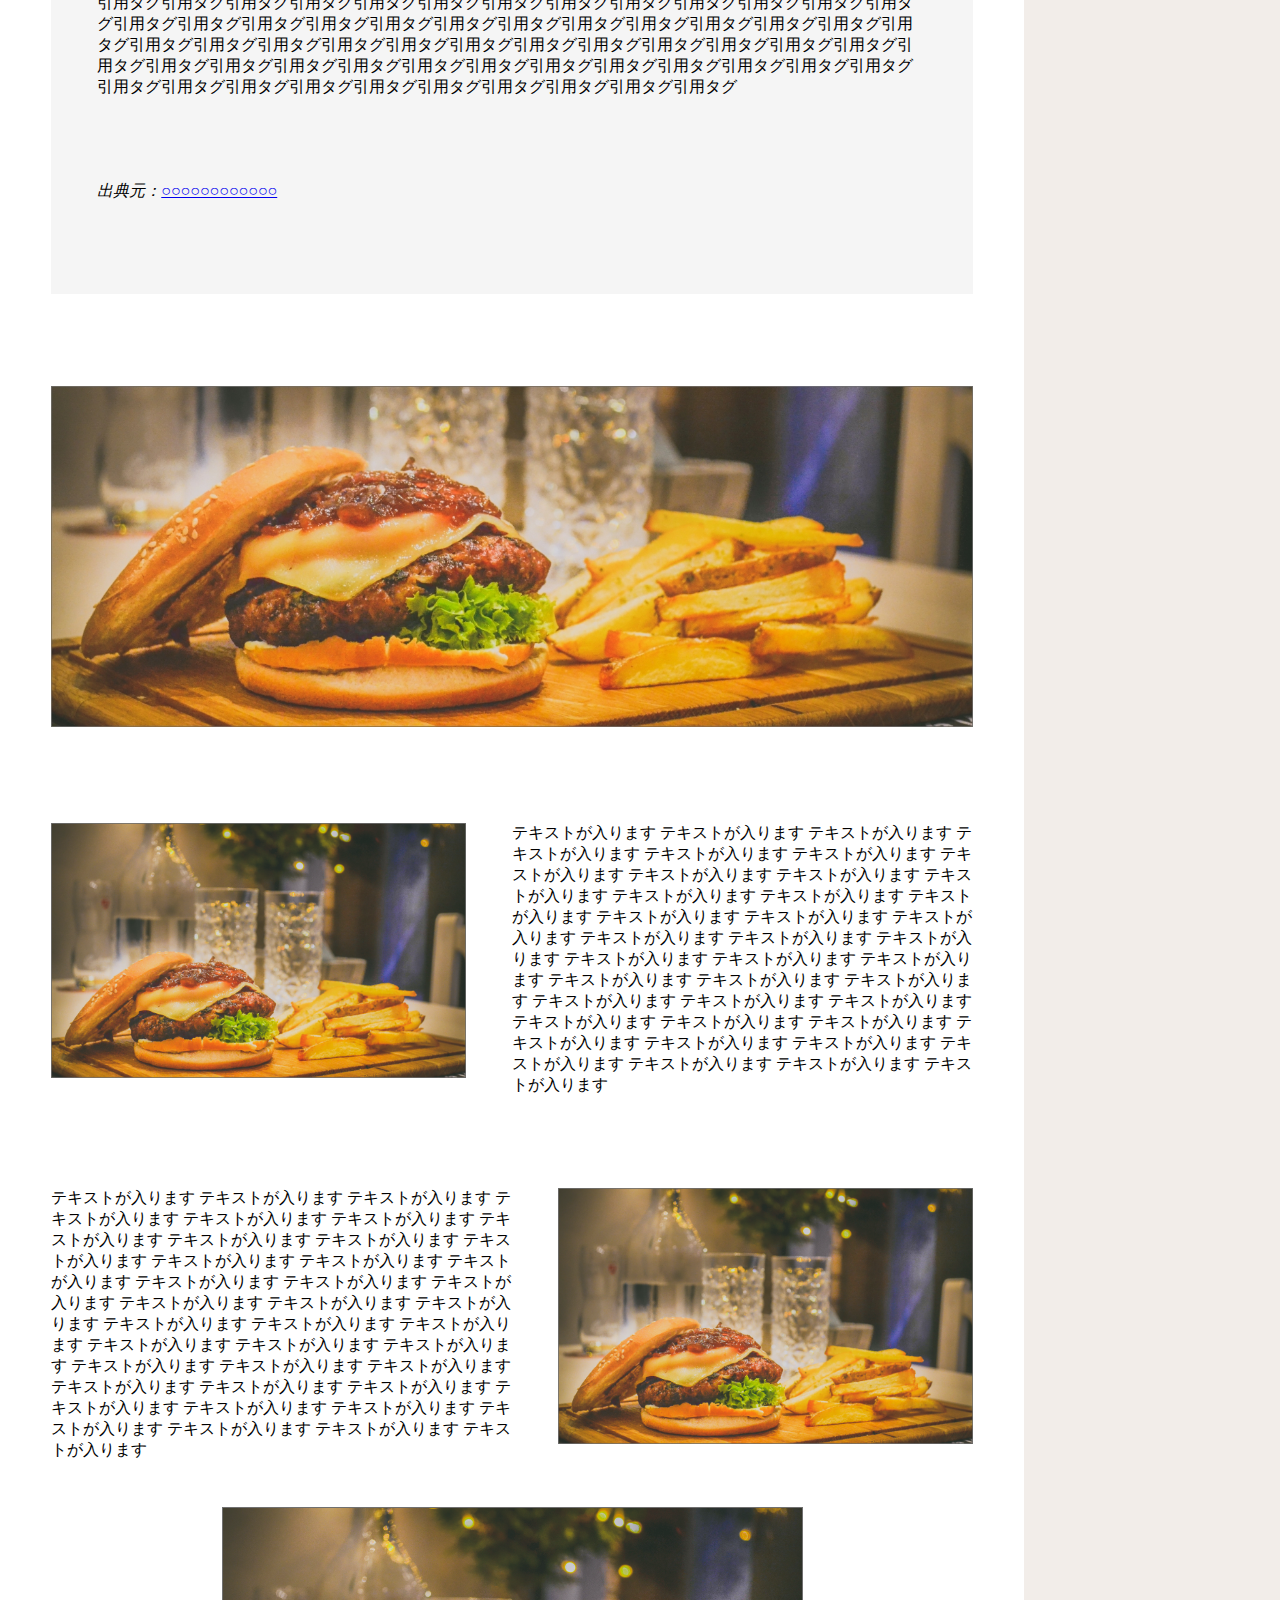
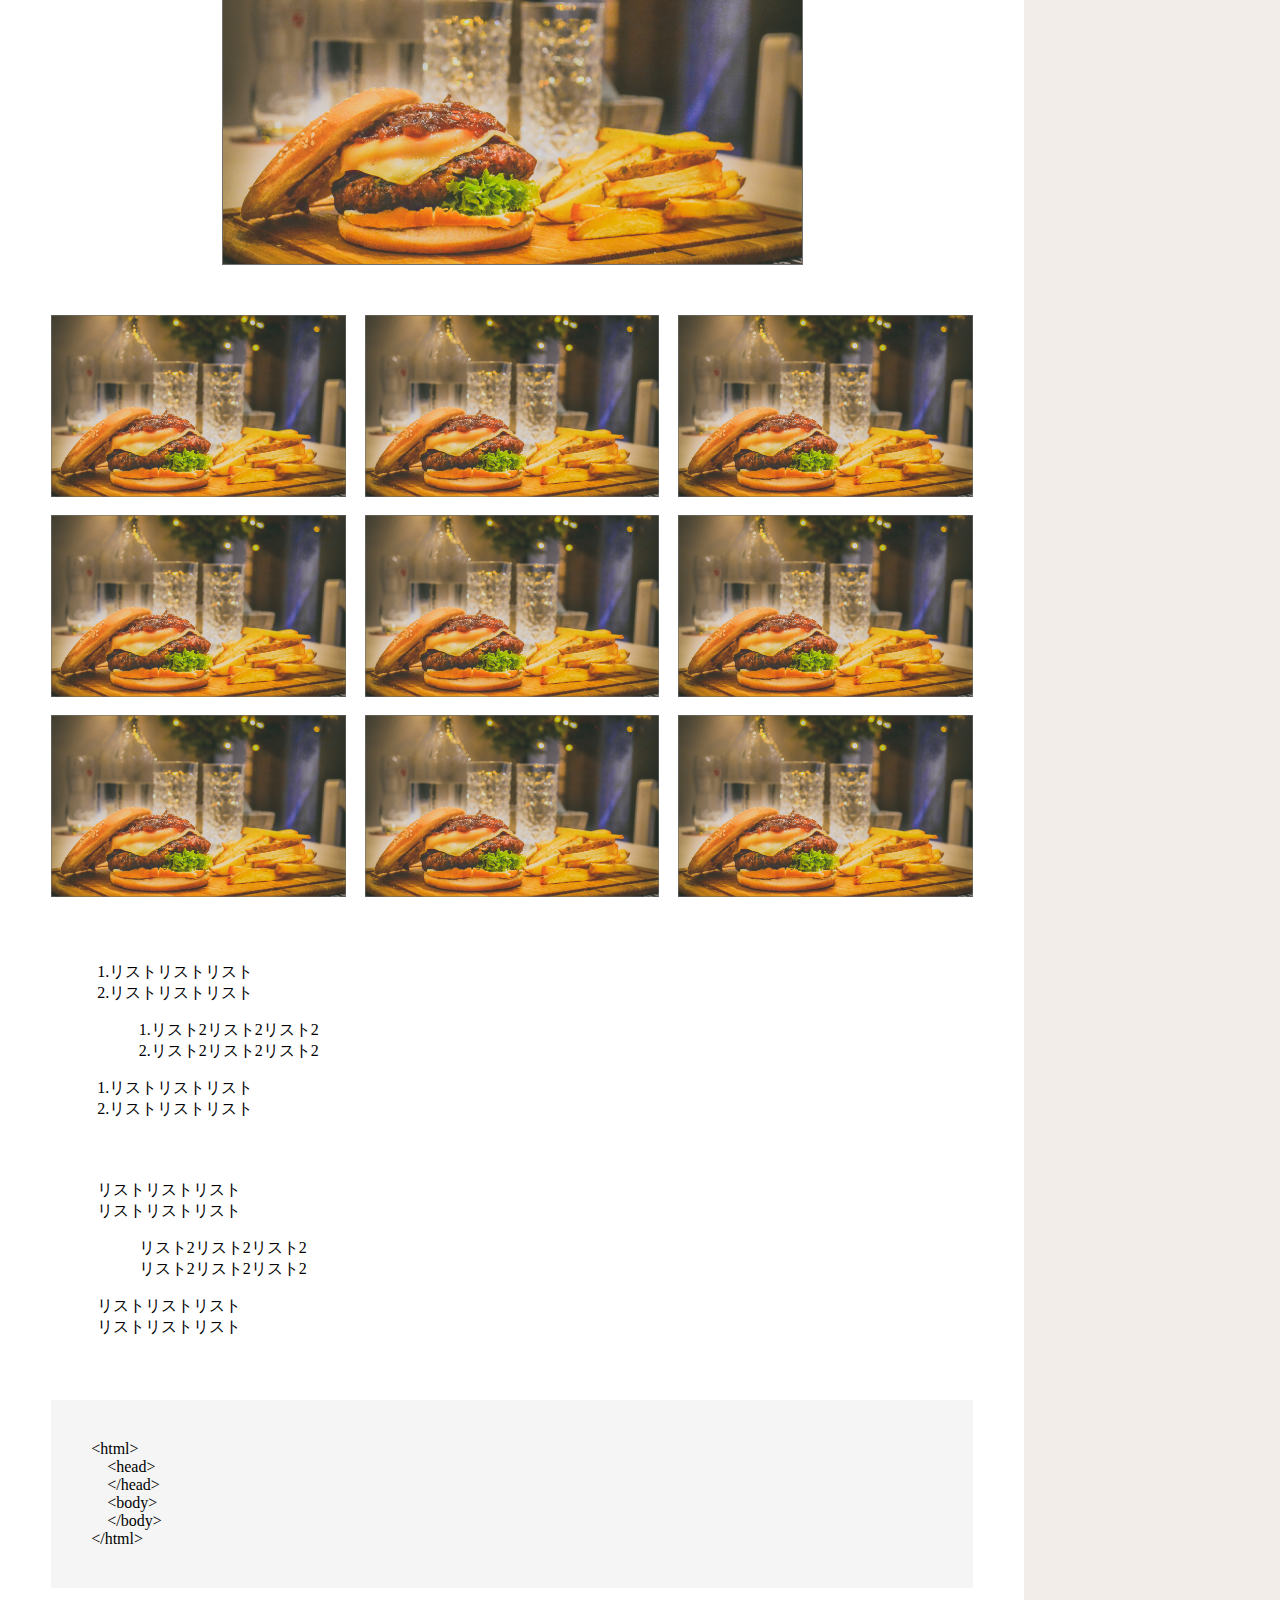
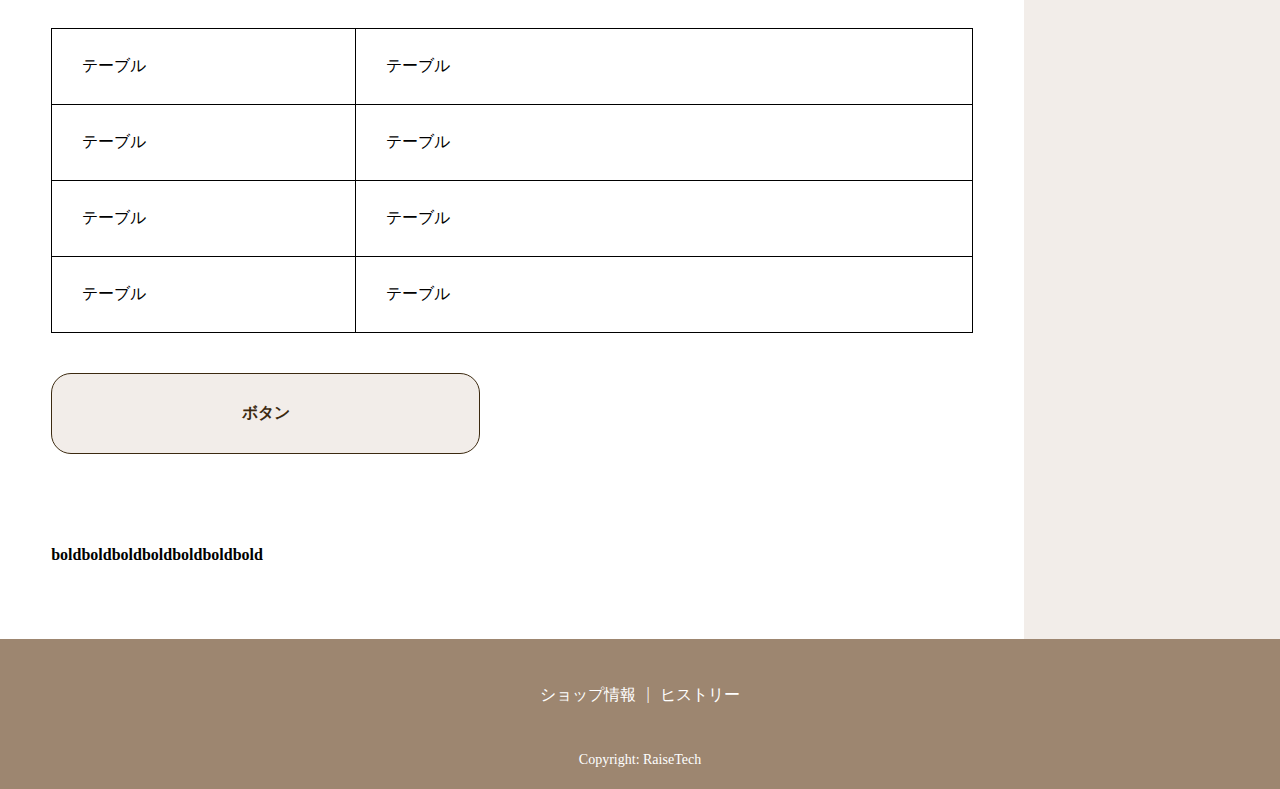
<file: single.html>
<!DOCTYPE html>
<html lang="ja">

<head>
    <meta charset="UTF-8">
    <meta name="viewport" content="width=device-width, initial-scale=1.0">
    <title>Hamburger|ダミーサイト</title>
    <link rel="stylesheet" href="./css/style.css">
    <script src="./js/jquery-3.6.0.min.js"></script>
    <script src="./js/script.js"></script>
</head>

<body>
    <div class="l-contents">
        <div class="l-contents__left">
            <header class="l-header">
                <div class="c-button"><a class="c-button__menu">Menu</a></div>
                <div class="p-header-title">
                    <h1>Hamburger</h1>
                    <div class="p-search">
                        <div class="p-search__box">
                            <input class="p-search__txt" type="text" name="search">
                        </div>
                        <input class="p-search__button" type="submit" value="検索">
                    </div>
                </div>
            </header>
        
            <main class="l-main--single">
                <div class="p-main-visual p-main-visual--single">
                    <h1>h1 チーズバーガー</h1>
                </div>
                <article class="p-article">
                    <section class="p-main-description">
                        <div class="p-main-description__headline">
                            <h2>見出しh2</h2>
                            <p>Pタグテキスト。Pタグテキスト。Pタグテキスト。Pタグテキスト。Pタグテキスト。Pタグテキスト。Pタグテキスト。Pタグテキスト。Pタグテキスト。Pタグテキスト。Pタグテキスト。Pタグテキスト。Pタグテキスト。Pタグテキスト。Pタグテキスト。Pタグテキスト。Pタグテキスト。Pタグテキスト。Pタグテキスト。Pタグテキスト。Pタグテキスト。Pタグテキスト。Pタグテキスト。Pタグテキスト。</p>
                            <h3>見出しh3</h3>
                            <h4>見出しh4</h4>
                        </div>
                        
                        <div class="p-main-description__subhead">
                            <h3>見出しh3</h3>
                            <h4>見出しh4</h4>
                            <h5>見出しh5</h5>
                            <h6>見出しh6</h6>
                        </div>
                    </section>
                    <blockquote class="c-quote">
                        <p>Blockquote 引用タグ引用タグ引用タグ引用タグ引用タグ引用タグ引用タグ引用タグ引用タグ引用タグ引用タグ引用タグ引用タグ引用タグ引用タグ引用タグ引用タグ引用タグ引用タグ引用タグ引用タグ引用タグ引用タグ引用タグ引用タグ引用タグ引用タグ引用タグ引用タグ引用タグ引用タグ引用タグ引用タグ引用タグ引用タグ引用タグ引用タグ引用タグ引用タグ引用タグ引用タグ引用タグ引用タグ引用タグ引用タグ引用タグ引用タグ引用タグ引用タグ引用タグ引用タグ引用タグ引用タグ引用タグ引用タグ引用タグ引用タグ引用タグ引用タグ引用タグ引用タグ引用タグ引用タグ引用タグ引用タグ引用タグ引用タグ引用タグ引用タグ引用タグ引用タグ引用タグ引用タグ引用タグ引用タグ引用タグ引用タグ引用タグ引用タグ引用タグ引用タグ引用タグ引用タグ引用タグ引用タグ引用タグ引用タグ引用タグ引用タグ引用タグ引用タグ引用タグ引用タグ引用タグ引用タグ引用タグ引用タグ引用タグ</p>
                        <cite>出典元：<a href="#">○○○○○○○○○○○○</a></cite>
                    </blockquote>
                    <section class="p-menu-detail">
                        <img src="./img/cooked-foods_L.jpg" alt="メニュー" class="p-menu-detail__top-visual">
                        <div class="p-menu-detail__description1">
                            <img src="./img/cooked-food_S.png" alt="メニュー">
                            <p> テキストが入ります テキストが入ります テキストが入ります テキストが入ります テキストが入ります テキストが入ります テキストが入ります テキストが入ります テキストが入ります テキストが入ります テキストが入ります テキストが入ります テキストが入ります テキストが入ります テキストが入ります テキストが入ります テキストが入ります テキストが入ります テキストが入ります テキストが入ります テキストが入ります テキストが入ります テキストが入ります テキストが入ります テキストが入ります テキストが入ります テキストが入ります テキストが入ります テキストが入ります テキストが入ります テキストが入ります テキストが入ります テキストが入ります テキストが入ります テキストが入ります テキストが入ります テキストが入ります テキストが入ります</p>
                        </div>
                        <div class="p-menu-detail__description2">
                            <p> テキストが入ります テキストが入ります テキストが入ります テキストが入ります テキストが入ります テキストが入ります テキストが入ります テキストが入ります テキストが入ります テキストが入ります テキストが入ります テキストが入ります テキストが入ります テキストが入ります テキストが入ります テキストが入ります テキストが入ります テキストが入ります テキストが入ります テキストが入ります テキストが入ります テキストが入ります テキストが入ります テキストが入ります テキストが入ります テキストが入ります テキストが入ります テキストが入ります テキストが入ります テキストが入ります テキストが入ります テキストが入ります テキストが入ります テキストが入ります テキストが入ります テキストが入ります テキストが入ります テキストが入ります</p>
                            <img src="./img/cooked-food_S.png" alt="メニュー">
                        </div>
                        <div class="p-menu-detail__mid-visual">
                            <img src="./img/cooked-food_S.png" alt="メニュー">
                        </div>
                        <div class="p-menu-detail__img-list">
                            <img src="./img/cooked-food_S.png" alt="メニュー">
                            <img src="./img/cooked-food_S.png" alt="メニュー">
                            <img src="./img/cooked-food_S.png" alt="メニュー">
                            <img src="./img/cooked-food_S.png" alt="メニュー">
                            <img src="./img/cooked-food_S.png" alt="メニュー">
                            <img src="./img/cooked-food_S.png" alt="メニュー">
                            <img src="./img/cooked-food_S.png" alt="メニュー">
                            <img src="./img/cooked-food_S.png" alt="メニュー">
                            <img src="./img/cooked-food_S.png" alt="メニュー">
                        </div>
                    </section>
                    <section class="p-single-list">
                        <div class="p-single-list__num-list">
                            <ul class="p-single-list__num-list--1">
                                <li>1.リストリストリスト</li>
                                <li>2.リストリストリスト</li>
                            </ul>
                            <ul class="p-single-list__num-list--2">
                                <li>1.リスト2リスト2リスト2</li>
                                <li>2.リスト2リスト2リスト2</li>
                            </ul>
                            <ul class="p-single-list__num-list--1">
                                <li>1.リストリストリスト</li>
                                <li>2.リストリストリスト</li>
                            </ul>
                        </div>
                        <div class="p-single-list__normal-list">
                            <ul class="p-single-list__normal-list--1">
                                <li>リストリストリスト</li>
                                <li>リストリストリスト</li>
                            </ul>
                            <ul class="p-single-list__normal-list--2">
                                <li>リスト2リスト2リスト2</li>
                                <li>リスト2リスト2リスト2</li>
                            </ul>
                            <ul class="p-single-list__normal-list--1">
                                <li>リストリストリスト</li>
                                <li>リストリストリスト</li>
                            </ul>
                        </div>
                    </section>
                    <div class="p-single-html-code">
                        <p>&lt;html><br>
                            &nbsp;&nbsp;&nbsp;&nbsp;&lt;head><br>
                            &nbsp;&nbsp;&nbsp;&nbsp;&lt;/head><br>
                            &nbsp;&nbsp;&nbsp;&nbsp;&lt;body><br>
                            &nbsp;&nbsp;&nbsp;&nbsp;&lt;/body><br>
                            &lt;/html>
                        </p>
                    </div>
                    <div class="p-single-page-contents">
                        <table class="c-table">
                            <tr>
                                <td class="c-table__left">テーブル</td>
                                <td class="c-table__right">テーブル</td>
                            </tr>
                            <tr>
                                <td class="c-table__left">テーブル</td>
                                <td class="c-table__right">テーブル</td>
                            </tr>
                            <tr>
                                <td class="c-table__left">テーブル</td>
                                <td class="c-table__right">テーブル</td>
                            </tr>
                            <tr>
                                <td class="c-table__left">テーブル</td>
                                <td class="c-table__right">テーブル</td>
                            </tr>
                        </table>
                        <button class="c-single-button" type="button">ボタン</button>
                        <p class="p-single-page-contents__txt">boldboldboldboldboldboldbold</p>
                    </div>
                </article>
            </main>
        </div>

        <div class="l-contents__right">
            <article class="l-contents__sidebar p-sidebar">
                <div class="c-button__menu-close">
                    <span class="c-button__menu-close__1"></span>
                    <span class="c-button__menu-close__2"></span>
                </div>
                <ul class="p-sidebar__menu--main">
                    <li><a href="#">バーガー</a>
                        <ul class="p-sidebar__menu--sub">
                            <li><a href="#">ハンバーガー</a></li>
                            <li><a href="#">チーズバーガー</a></li>
                            <li><a href="#">テリヤキバーガー</a></li>
                            <li><a href="#">アボカドバーガー</a></li>
                            <li><a href="#">フィッシュバーガー</a></li>
                            <li><a href="#">ベーコンバーガー</a></li>
                            <li><a href="#">チキンバーガー</a></li>
                        </ul>
                    </li>

                    <li><a href="#">サイド</a>
                        <ul class="p-sidebar__menu--sub">
                            <li><a href="#">ポテト</a></li>
                            <li><a href="#">サラダ</a></li>
                            <li><a href="#">ナゲット</a></li>
                            <li><a href="#">コーン</a></li>
                        </ul>
                    </li> 

                    <li><a href="#">ドリンク</a>
                        <ul class="p-sidebar__menu--sub">
                            <li><a href="#">コーラ</a></li>
                            <li><a href="#">ファンタ</a></li>
                            <li><a href="#">オレンジ</a></li>
                            <li><a href="#">アップル</a></li>
                            <li><a href="#">紅茶（Ice/Hot）</a></li>
                            <li><a href="#">コーヒー（Ice/Hot）</a></li>
                        </ul>
                    </li>
                </ul>
            </article>
        </div>
    </div>

    <footer class="l-footer p-footer">
        <div class="p-footer__menu">
            <ul>
                <li><a>ショップ情報</a></li>
                <p>|</p>
                <li><a>ヒストリー</a></li>
            </ul>
        </div>
        <div class="p-footer__copy">
            <p>Copyright: RaiseTech</p>
        </div>
    </footer>
</body>
</html>
</file>
<file: css/style.css>
@charset "UTF-8";
/*======================================
Foundation
========================================*/
html {
  font-size: 62.5％;
}

body.open {
  position: fixed;
}

/*!
 * ress.css • v4.0.0
 * MIT License
 * github.com/filipelinhares/ress
 */
/* # =================================================================
   # Global selectors
   # ================================================================= */
html {
  box-sizing: border-box;
  -webkit-text-size-adjust: 100%;
  /* Prevent adjustments of font size after orientation changes in iOS */
  word-break: normal;
  tab-size: 4;
}

*,
::before,
::after {
  background-repeat: no-repeat;
  /* Set `background-repeat: no-repeat` to all elements and pseudo elements */
  box-sizing: inherit;
}

::before,
::after {
  text-decoration: inherit;
  /* Inherit text-decoration and vertical align to ::before and ::after pseudo elements */
  vertical-align: inherit;
}

* {
  padding: 0;
  /* Reset `padding` and `margin` of all elements */
  margin: 0;
}

/* # =================================================================
     # General elements
     # ================================================================= */
hr {
  overflow: visible;
  /* Show the overflow in Edge and IE */
  height: 0;
  /* Add the correct box sizing in Firefox */
  color: inherit;
  /* Correct border color in Firefox. */
}

details,
main {
  display: block;
  /* Render the `main` element consistently in IE. */
}

summary {
  display: list-item;
  /* Add the correct display in all browsers */
}

small {
  font-size: 80%;
  /* Set font-size to 80% in `small` elements */
}

[hidden] {
  display: none;
  /* Add the correct display in IE */
}

abbr[title] {
  border-bottom: none;
  /* Remove the bottom border in Chrome 57 */
  /* Add the correct text decoration in Chrome, Edge, IE, Opera, and Safari */
  text-decoration: underline;
  text-decoration: underline dotted;
}

a {
  background-color: transparent;
  /* Remove the gray background on active links in IE 10 */
}

a:active,
a:hover {
  outline-width: 0;
  /* Remove the outline when hovering in all browsers */
}

code,
kbd,
pre,
samp {
  font-family: monospace, monospace;
  /* Specify the font family of code elements */
}

pre {
  font-size: 1em;
  /* Correct the odd `em` font sizing in all browsers */
}

b,
strong {
  font-weight: bolder;
  /* Add the correct font weight in Chrome, Edge, and Safari */
}

/* https://gist.github.com/unruthless/413930 */
sub,
sup {
  font-size: 75%;
  line-height: 0;
  position: relative;
  vertical-align: baseline;
}

sub {
  bottom: -0.25em;
}

sup {
  top: -0.5em;
}

table {
  border-color: inherit;
  /* Correct border color in all Chrome, Edge, and Safari. */
  text-indent: 0;
  /* Remove text indentation in Chrome, Edge, and Safari */
}

/* # =================================================================
     # Forms
     # ================================================================= */
input {
  border-radius: 0;
}

/* Replace pointer cursor in disabled elements */
[disabled] {
  cursor: default;
}

[type='number']::-webkit-inner-spin-button,
[type='number']::-webkit-outer-spin-button {
  height: auto;
  /* Correct the cursor style of increment and decrement buttons in Chrome */
}

[type='search'] {
  -webkit-appearance: textfield;
  /* Correct the odd appearance in Chrome and Safari */
  outline-offset: -2px;
  /* Correct the outline style in Safari */
}

[type='search']::-webkit-search-decoration {
  -webkit-appearance: none;
  /* Remove the inner padding in Chrome and Safari on macOS */
}

textarea {
  overflow: auto;
  /* Internet Explorer 11+ */
  resize: vertical;
  /* Specify textarea resizability */
}

button,
input,
optgroup,
select,
textarea {
  font: inherit;
  /* Specify font inheritance of form elements */
}

optgroup {
  font-weight: bold;
  /* Restore the font weight unset by the previous rule */
}

button {
  overflow: visible;
  /* Address `overflow` set to `hidden` in IE 8/9/10/11 */
}

button,
select {
  text-transform: none;
  /* Firefox 40+, Internet Explorer 11- */
}

/* Apply cursor pointer to button elements */
button,
[type='button'],
[type='reset'],
[type='submit'],
[role='button'] {
  cursor: pointer;
  color: inherit;
}

/* Remove inner padding and border in Firefox 4+ */
button::-moz-focus-inner,
[type='button']::-moz-focus-inner,
[type='reset']::-moz-focus-inner,
[type='submit']::-moz-focus-inner {
  border-style: none;
  padding: 0;
}

/* Replace focus style removed in the border reset above */
button:-moz-focusring,
[type='button']::-moz-focus-inner,
[type='reset']::-moz-focus-inner,
[type='submit']::-moz-focus-inner {
  outline: 1px dotted ButtonText;
}

button,
html [type='button'],
[type='reset'],
[type='submit'] {
  -webkit-appearance: button;
  /* Correct the inability to style clickable types in iOS */
}

/* Remove the default button styling in all browsers */
button,
input,
select,
textarea {
  background-color: transparent;
  border-style: none;
}

a:focus,
button:focus,
input:focus,
select:focus,
textarea:focus {
  outline-width: 0;
}

/* Style select like a standard input */
select {
  -moz-appearance: none;
  /* Firefox 36+ */
  -webkit-appearance: none;
  /* Chrome 41+ */
}

select::-ms-expand {
  display: none;
  /* Internet Explorer 11+ */
}

select::-ms-value {
  color: currentColor;
  /* Internet Explorer 11+ */
}

legend {
  border: 0;
  /* Correct `color` not being inherited in IE 8/9/10/11 */
  color: inherit;
  /* Correct the color inheritance from `fieldset` elements in IE */
  display: table;
  /* Correct the text wrapping in Edge and IE */
  max-width: 100%;
  /* Correct the text wrapping in Edge and IE */
  white-space: normal;
  /* Correct the text wrapping in Edge and IE */
  max-width: 100%;
  /* Correct the text wrapping in Edge 18- and IE */
}

::-webkit-file-upload-button {
  /* Correct the inability to style clickable types in iOS and Safari */
  -webkit-appearance: button;
  color: inherit;
  font: inherit;
  /* Change font properties to `inherit` in Chrome and Safari */
}

/* # =================================================================
     # Specify media element style
     # ================================================================= */
img {
  border-style: none;
  /* Remove border when inside `a` element in IE 8/9/10 */
}

/* Add the correct vertical alignment in Chrome, Firefox, and Opera */
progress {
  vertical-align: baseline;
}

/* # =================================================================
     # Accessibility
     # ================================================================= */
/* Specify the progress cursor of updating elements */
[aria-busy='true'] {
  cursor: progress;
}

/* Specify the pointer cursor of trigger elements */
[aria-controls] {
  cursor: pointer;
}

/* Specify the unstyled cursor of disabled, not-editable, or otherwise inoperable elements */
[aria-disabled='true'] {
  cursor: default;
}

/*======================================
Layout
========================================*/
.l-contents {
  display: flex;
}

.l-contents__left {
  height: 100%;
}

.l-contents__right {
  position: fixed;
  right: -100%;
  width: 100%;
  height: 100vh;
  background-color: rgba(0, 0, 0, 0.5);
  z-index: 100;
  transition: all 0.3s;
  display: flex;
  justify-content: flex-end;
}

.l-contents__sidebar {
  overflow-y: auto;
  background-color: #F2EDE9;
  z-index: 110;
}

.l-contents__right.open {
  right: 0;
}

@media (min-width: 1201px) {
  .l-contents__left {
    width: 80%;
  }
  .l-contents__right {
    width: 20%;
    height: auto;
    display: block;
    position: static;
  }
  .l-contents__sidebar {
    height: 100%;
  }
}

.l-main--single .p-main-visual h1, .l-main--single .p-article {
  margin: 0 5%;
}

.l-footer {
  background-color: #9D8670;
  width: 100%;
  height: 150px;
}

.l-header {
  width: 100%;
  height: 217px;
  background-color: #FFF7EF;
}

/*======================================
Object/component
========================================*/
.c-button {
  display: flex;
  justify-content: flex-end;
}

.c-button__menu {
  cursor: pointer;
  display: block;
  width: auto;
  color: #707070;
  font-family: roboto;
  font-weight: bold;
  font-size: 20px;
  padding-top: 15px;
  padding-right: 15px;
}

@media (min-width: 768px) {
  .c-button__menu {
    font-size: 34px;
  }
}

@media (min-width: 1201px) {
  .c-button__menu {
    cursor: auto;
  }
}

@media (min-width: 1201px) {
  .c-button {
    position: absolute;
    left: 80%;
    top: 60px;
    padding-left: 40px;
    z-index: 110;
  }
}

.c-button__menu-close {
  position: relative;
  cursor: pointer;
  width: 50px;
  height: 50px;
  top: 20px;
  left: 100%;
  transform: translateX(-140%);
}

.c-button__menu-close span {
  position: absolute;
  top: 20px;
  right: 5px;
  display: block;
  background-color: #707070;
  width: 40px;
  height: 5px;
}

.c-button__menu-close__1 {
  transform: rotate(-45deg);
}

.c-button__menu-close__2 {
  transform: rotate(45deg);
}

@media (min-width: 1201px) {
  .c-button__menu-close {
    display: none;
  }
}

.c-menu-card {
  background-color: #3C2B1C;
  margin: 2% 5%;
}

@media (min-width: 768px) {
  .c-menu-card {
    display: flex;
  }
}

.c-menu-card img {
  width: 100%;
  object-fit: cover;
}

@media (min-width: 768px) {
  .c-menu-card img {
    width: 50%;
  }
}

.c-menu-card__description {
  color: #fff;
  font-family: "M+ 1m";
}

.c-menu-card h3 {
  font-size: 20px;
  font-weight: bold;
  margin: 5%;
}

.c-menu-card h4 {
  font-size: 16px;
  font-weight: bold;
  margin: 10px 5%;
}

.c-menu-card__txt {
  font-size: 16px;
  font-weight: 400;
  margin: 10px 20% 10px 5%;
}

.c-menu-card__detail-btn {
  width: 100%;
  height: 100px;
  display: flex;
  justify-content: center;
  align-items: center;
}

.c-menu-card__detail-btn a {
  background-color: #fff;
  color: #707070;
  font-size: 16px;
  font-weight: bold;
  padding: 14px 50px;
  border-radius: 25px;
  text-align: center;
}

.c-quote {
  background-color: #F5F5F5;
  padding: 10% 5%;
  width: 100%;
}

.c-quote cite {
  display: block;
  padding-top: 10%;
}

.c-table {
  width: 100%;
  height: 305px;
  margin: 40px 0;
  border-collapse: collapse;
  background-color: #fff;
}

.c-table td {
  border: solid 1px;
  font-size: 16px;
  font-family: "M+ 1m";
  padding-left: 30px;
}

.c-table__left {
  width: 40%;
}

.c-table__right {
  width: 60%;
}

@media (min-width: 768px) {
  .c-table__left {
    width: 33%;
  }
  .c-table__right {
    width: 67%;
  }
}

.c-single-button {
  margin-bottom: 10%;
  width: 100%;
  height: 81px;
  border-radius: 20px;
  border: solid 1px;
  font-size: 16px;
  font-family: "M+ 1m";
  font-weight: bold;
  color: #3C2A10;
  background-color: #F2EDE9;
}

@media (min-width: 768px) {
  .c-single-button {
    width: 429px;
  }
}

/*======================================
Object/project
========================================*/
.p-branch-menu {
  margin: 3%;
  font-family: roboto;
}

@media (min-width: 768px) {
  .p-branch-menu ul {
    justify-content: space-around;
    display: flex;
  }
}

.p-branch-menu__take-out, .p-branch-menu__eat-in {
  width: auto;
  height: 642px;
  background-size: cover;
  background-position: center;
  display: flex;
  flex-direction: column;
}

.p-branch-menu__take-out h2, .p-branch-menu__eat-in h2 {
  color: #fff;
  font-size: 40px;
  margin: 10px;
}

@media (min-width: 768px) {
  .p-branch-menu__take-out, .p-branch-menu__eat-in {
    height: 680px;
  }
}

.p-branch-menu__take-out {
  background-image: url(../img/take-out.jpg);
}

.p-branch-menu__eat-in {
  margin-top: 10px;
  background-image: url(../img/eat-in.jpg);
}

@media (min-width: 768px) {
  .p-branch-menu__eat-in {
    margin-top: 0;
    margin-left: 3%;
  }
}

.p-branch-menu .p-branch-menu__txt {
  margin-top: auto;
}

.p-branch-menu .p-branch-menu__txt-box {
  background-color: rgba(255, 255, 255, 0.7);
  color: #3C2A10;
  margin: 0 10px 10px 10px;
  font-family: "M+ 1m";
}

.p-branch-menu .p-branch-menu__txt-box h3 {
  font-size: 22px;
  font-weight: bold;
  padding: 20px 10px;
}

.p-branch-menu .p-branch-menu__txt-box dd {
  font-size: 16px;
  padding: 0 15px 20px;
}

.p-header-title {
  height: inherit;
}

@media (min-width: 1201px) {
  .p-header-title {
    display: flex;
    justify-content: space-between;
    align-items: center;
    padding: 30px;
  }
}

.p-header-title h1 {
  color: #707070;
  font-family: roboto;
  font-weight: bold;
  font-size: 40px;
  display: flex;
  justify-content: center;
}

@media (min-width: 1201px) {
  .p-header-title h1 {
    font-size: 64px;
  }
}

.p-main-description {
  color: #3C2A10;
  font-family: "M+ 1m";
}

.p-main-description h2 {
  font-size: 28px;
  font-weight: bold;
  margin: 5% 5% 2.5%;
}

@media (min-width: 768px) {
  .p-main-description h2 {
    font-size: 36px;
  }
}

.p-main-description p {
  font-size: 16px;
  margin: 2.5% 5% 5%;
}

.p-main-description__headline * {
  margin: 5% 0;
}

.p-main-description__headline h2, .p-main-description__headline p {
  margin: 5% 0 2.5%;
}

.p-main-description__headline h3 {
  font-size: 24px;
}

@media (min-width: 768px) {
  .p-main-description__headline h3 {
    font-size: 28px;
  }
}

.p-main-description__headline h4 {
  font-size: 20px;
}

.p-main-description__subhead h3, .p-main-description__subhead h4, .p-main-description__subhead h5, .p-main-description__subhead h6 {
  font-size: 20px;
  margin: 5% 0;
}

.p-main-visual {
  width: 100%;
  height: 285px;
  display: flex;
  align-items: center;
}

@media (min-width: 1201px) {
  .p-main-visual {
    height: 530px;
  }
}

.p-main-visual h1 {
  color: #fff;
  font-family: "M+ 1m";
  font-weight: bold;
  font-size: 36px;
  margin-left: 5%;
}

@media (min-width: 768px) {
  .p-main-visual h1 {
    font-size: 60px;
  }
}

.p-main-visual p {
  color: #fff;
  font-family: "M+ 1m";
  font-weight: bold;
  font-size: 16px;
  margin-left: 5%;
}

@media (min-width: 768px) {
  .p-main-visual p {
    margin-top: 10px;
    margin-left: 15px;
  }
}

.p-main-visual--front-page {
  background-image: url(../img/main-visual.jpg);
  background-size: cover;
  background-position: center;
}

@media (min-width: 768px) {
  .p-main-visual--front-page h1 {
    font-size: 36px;
  }
}

@media (min-width: 1201px) {
  .p-main-visual--front-page h1 {
    font-size: 40px;
  }
}

.p-main-visual--archive {
  background-image: url(../img/archive-main.jpg);
  background-size: auto;
  background-position: 25% 45%;
}

.p-main-visual--archive h1 {
  font-family: roboto;
}

@media (min-width: 1201px) {
  .p-main-visual--archive {
    height: 240px;
  }
}

.p-main-visual--archive--black-back {
  display: flex;
  flex-direction: column;
  justify-content: center;
  background-color: rgba(0, 0, 0, 0.5);
  position: relative;
  height: inherit;
  width: 100%;
  z-index: 100;
}

@media (min-width: 768px) {
  .p-main-visual--archive--black-back {
    flex-direction: row;
    justify-content: flex-start;
    align-items: center;
  }
}

.p-main-visual--single, .p-main-visual--page {
  background-size: cover;
  background-position: center;
  height: 225px;
}

@media (min-width: 768px) {
  .p-main-visual--single, .p-main-visual--page {
    height: 500px;
  }
}

.p-main-visual--single {
  background-image: url(../img/single-visual.jpg);
}

.p-main-visual--page {
  background-image: url(../img/page-visual.jpg);
}

.p-map__back {
  background-color: #000;
  height: 690px;
}

.p-map__txt {
  height: 50%;
  position: relative;
  z-index: 10;
  color: #fff;
  background-color: rgba(0, 0, 0, 0.5);
  font-family: "M+ 1m";
}

@media (min-width: 768px) {
  .p-map__txt {
    height: 100%;
  }
}

@media (min-width: 1201px) {
  .p-map__txt {
    width: 65%;
  }
}

.p-map__txt h3 {
  font-size: 30px;
  padding: 40px;
}

.p-map__txt p {
  height: 520px;
  overflow: hidden;
  font-size: 14px;
  line-height: 33px;
  padding: 0 40px;
}

.p-map__map iframe {
  position: absolute;
  width: 100%;
  height: 690px;
  opacity: 0.5;
}

.p-footer {
  display: flex;
  align-items: center;
  flex-direction: column;
  color: #fff;
}

.p-footer__menu > ul {
  display: flex;
  list-style: none;
  padding: 46px 0px;
}

.p-footer__menu > ul > p {
  margin: 0 10px;
}

.p-footer__copy {
  display: flex;
  justify-content: center;
}

.p-footer__copy > p {
  font-family: "M+ 1m";
  font-size: 14px;
}

.p-pagination {
  height: 15vh;
  display: flex;
  align-items: flex-end;
  justify-content: center;
  margin: 20px;
}

.p-pagination ul {
  width: 100%;
  list-style: none;
  display: flex;
  justify-content: space-between;
  align-items: center;
  color: #707070;
  font-family: roboto;
  font-weight: bold;
  font-size: 16px;
}

@media (min-width: 768px) {
  .p-pagination ul {
    width: 600px;
  }
}

.p-pagination__nav {
  display: none;
}

@media (min-width: 768px) {
  .p-pagination__nav {
    display: block;
  }
}

.p-pagination__arrow a {
  display: flex;
  align-items: center;
}

.p-pagination__arrow span {
  font-weight: 400;
}

@media (min-width: 768px) {
  .p-pagination__arrow span {
    display: none;
  }
}

.p-pagination__num {
  width: 35px;
  height: 35px;
  border: solid;
  border-color: #707070;
  display: none;
}

@media (min-width: 768px) {
  .p-pagination__num {
    display: flex;
    justify-content: center;
    align-items: center;
  }
}

.p-pagination .current-page {
  background-color: #3C2B1C;
  color: #fff;
}

.p-search {
  margin-top: 36px;
  display: flex;
  justify-content: center;
}

.p-search__box {
  position: relative;
  display: inline-block;
}

.p-search__box::before {
  content: "";
  width: 46px;
  height: 46px;
  background-image: url(/img/search.svg);
  background-repeat: no-repeat;
  background-position: center;
  display: inline-block;
  position: absolute;
}

.p-search__txt {
  background-color: #fff;
  border: 1px solid #000;
  width: 230px;
  height: 46px;
  margin-right: 10px;
  padding-left: 45px;
  border-radius: 10px;
}

@media (min-width: 768px) {
  .p-search__txt {
    width: 396px;
  }
}

.p-search__button {
  background-color: #F2EDE9;
  border: 1px solid #000;
  width: 78px;
  height: 46px;
  color: #707070;
  font-family: roboto;
  font-weight: bold;
  border-radius: 10px;
}

.p-sidebar li {
  list-style: none;
  font-family: "M+ 1m";
}

.p-sidebar a {
  display: block;
  color: #707070;
  text-decoration: none;
  white-space: nowrap;
}

.p-sidebar__menu--main {
  margin: 200px 0px;
  padding: 0 50px;
}

.p-sidebar__menu--main > li {
  font-size: 24px;
}

.p-sidebar__menu--main > li > a {
  padding: 20px 0;
  font-weight: bold;
}

.p-sidebar__menu--sub > li {
  padding: 10px;
  font-size: 20px;
}

.p-menu-detail__top-visual {
  width: 100%;
  object-fit: cover;
  margin: 10% 0;
}

.p-menu-detail__description1, .p-menu-detail__description2 {
  display: flex;
  justify-content: space-between;
}

.p-menu-detail__description1 p, .p-menu-detail__description2 p {
  font-size: 16px;
  font-family: "M+ 1m";
  width: 50%;
  max-height: 45vw;
  overflow: hidden;
}

.p-menu-detail__description1 img, .p-menu-detail__description2 img {
  align-self: flex-start;
  width: 45%;
  object-fit: contain;
  display: flex;
}

.p-menu-detail__description2 {
  margin-top: 10%;
}

.p-menu-detail__mid-visual {
  text-align: center;
}

.p-menu-detail__mid-visual img {
  width: 267px;
  margin: 10% 0;
}

@media (min-width: 768px) {
  .p-menu-detail__mid-visual img {
    width: 581px;
    margin-bottom: 30%;
  }
}

@media (min-width: 1201px) {
  .p-menu-detail__mid-visual img {
    margin: 5%;
  }
}

@media (min-width: 768px) {
  .p-menu-detail__img-list {
    width: 100%;
    display: flex;
    justify-content: space-between;
    align-content: flex-start;
    flex-wrap: wrap;
  }
}

.p-menu-detail__img-list img {
  width: 100%;
  margin-bottom: 5%;
}

@media (min-width: 768px) {
  .p-menu-detail__img-list img {
    width: 49%;
    margin-bottom: 2%;
  }
}

@media (min-width: 1201px) {
  .p-menu-detail__img-list img {
    width: 32%;
  }
}

@media (min-width: 768px) {
  .p-single-list {
    padding: 5%;
  }
}

.p-single-list ul {
  margin-bottom: 16px;
}

.p-single-list li {
  list-style: none;
  font-size: 16px;
  font-family: "M+ 1m";
}

.p-single-list__num-list {
  margin-bottom: 60px;
}

.p-single-list__num-list--2, .p-single-list__normal-list--2 {
  padding-left: 5%;
}

.p-single-html-code {
  background-color: #F5F5F5;
  padding: 40px;
}

.p-single-html-code p {
  font-size: 16px;
  font-family: "M+ 1m";
}

.p-single-page-contents {
  padding-bottom: 75px;
}

.p-single-page-contents__txt {
  font-size: 16px;
  font-family: "M+ 1m";
  font-weight: bold;
}
/*# sourceMappingURL=style.css.map */
</file>
